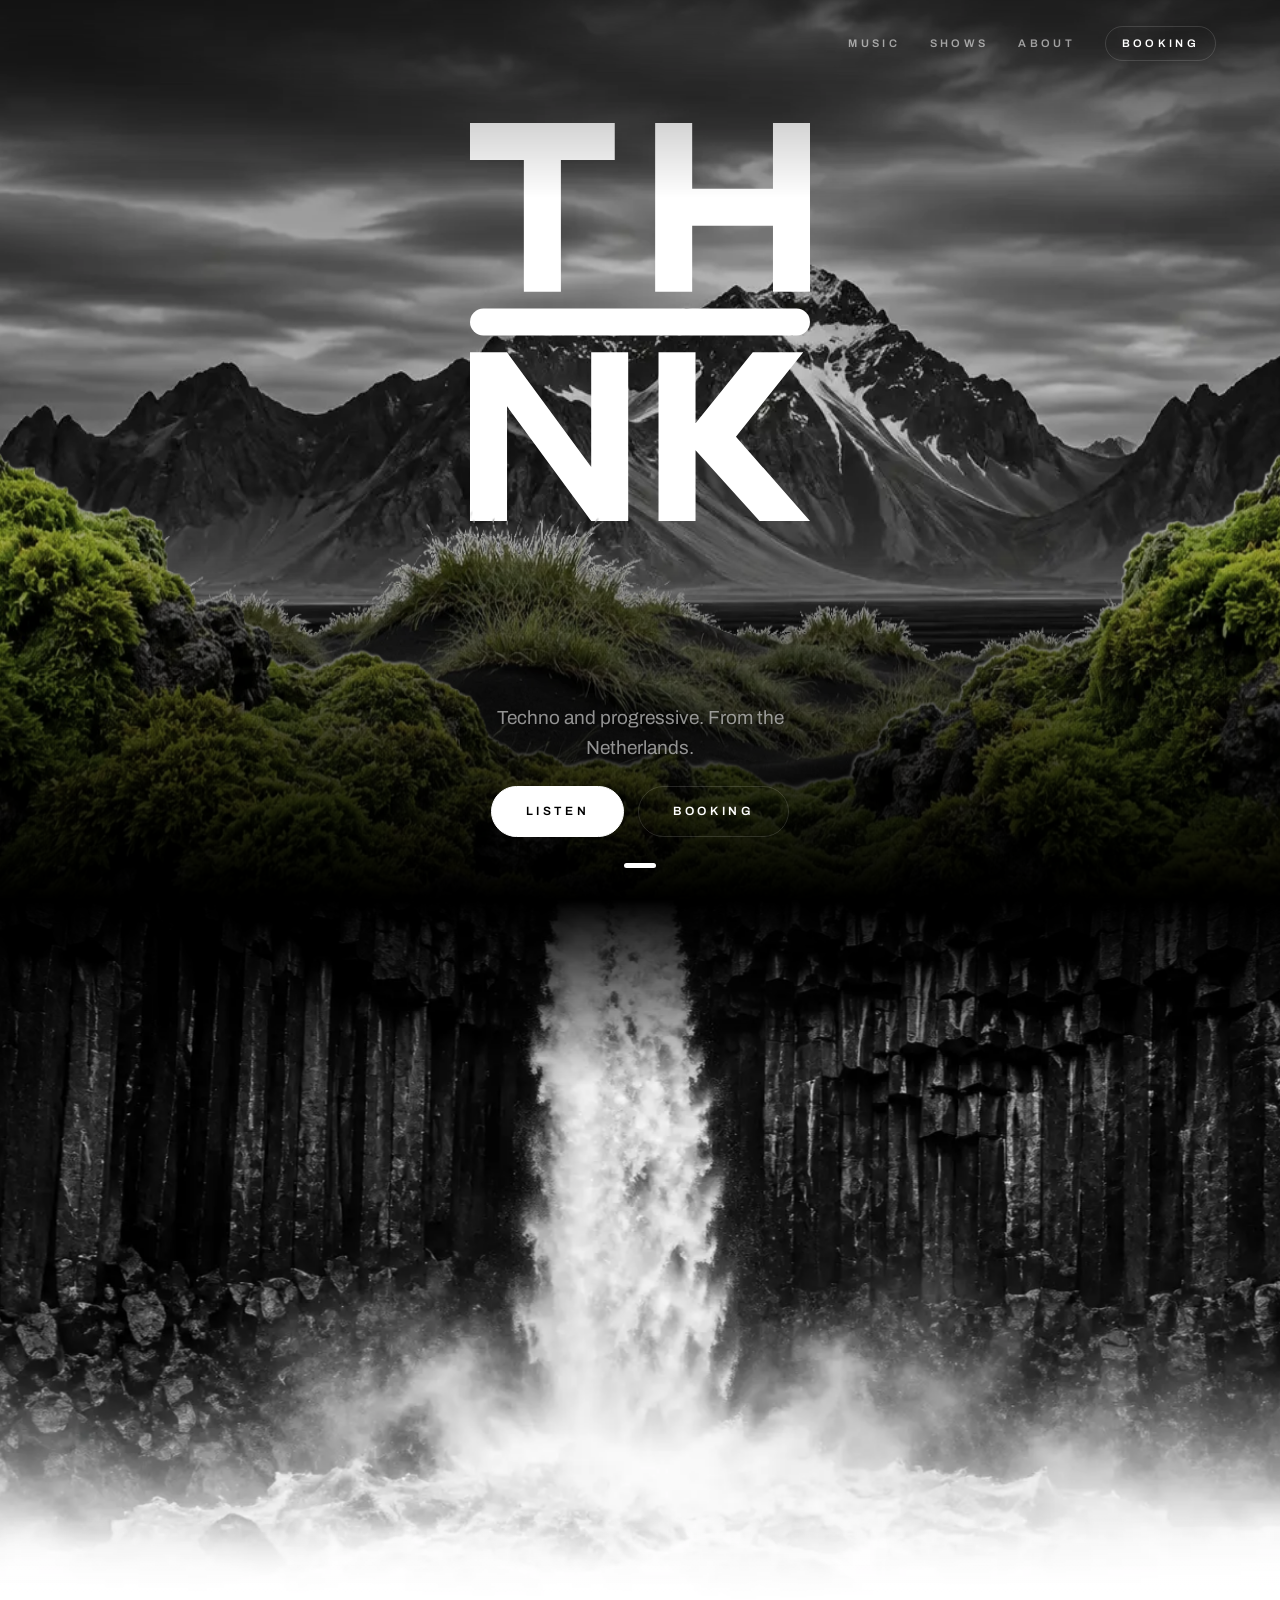
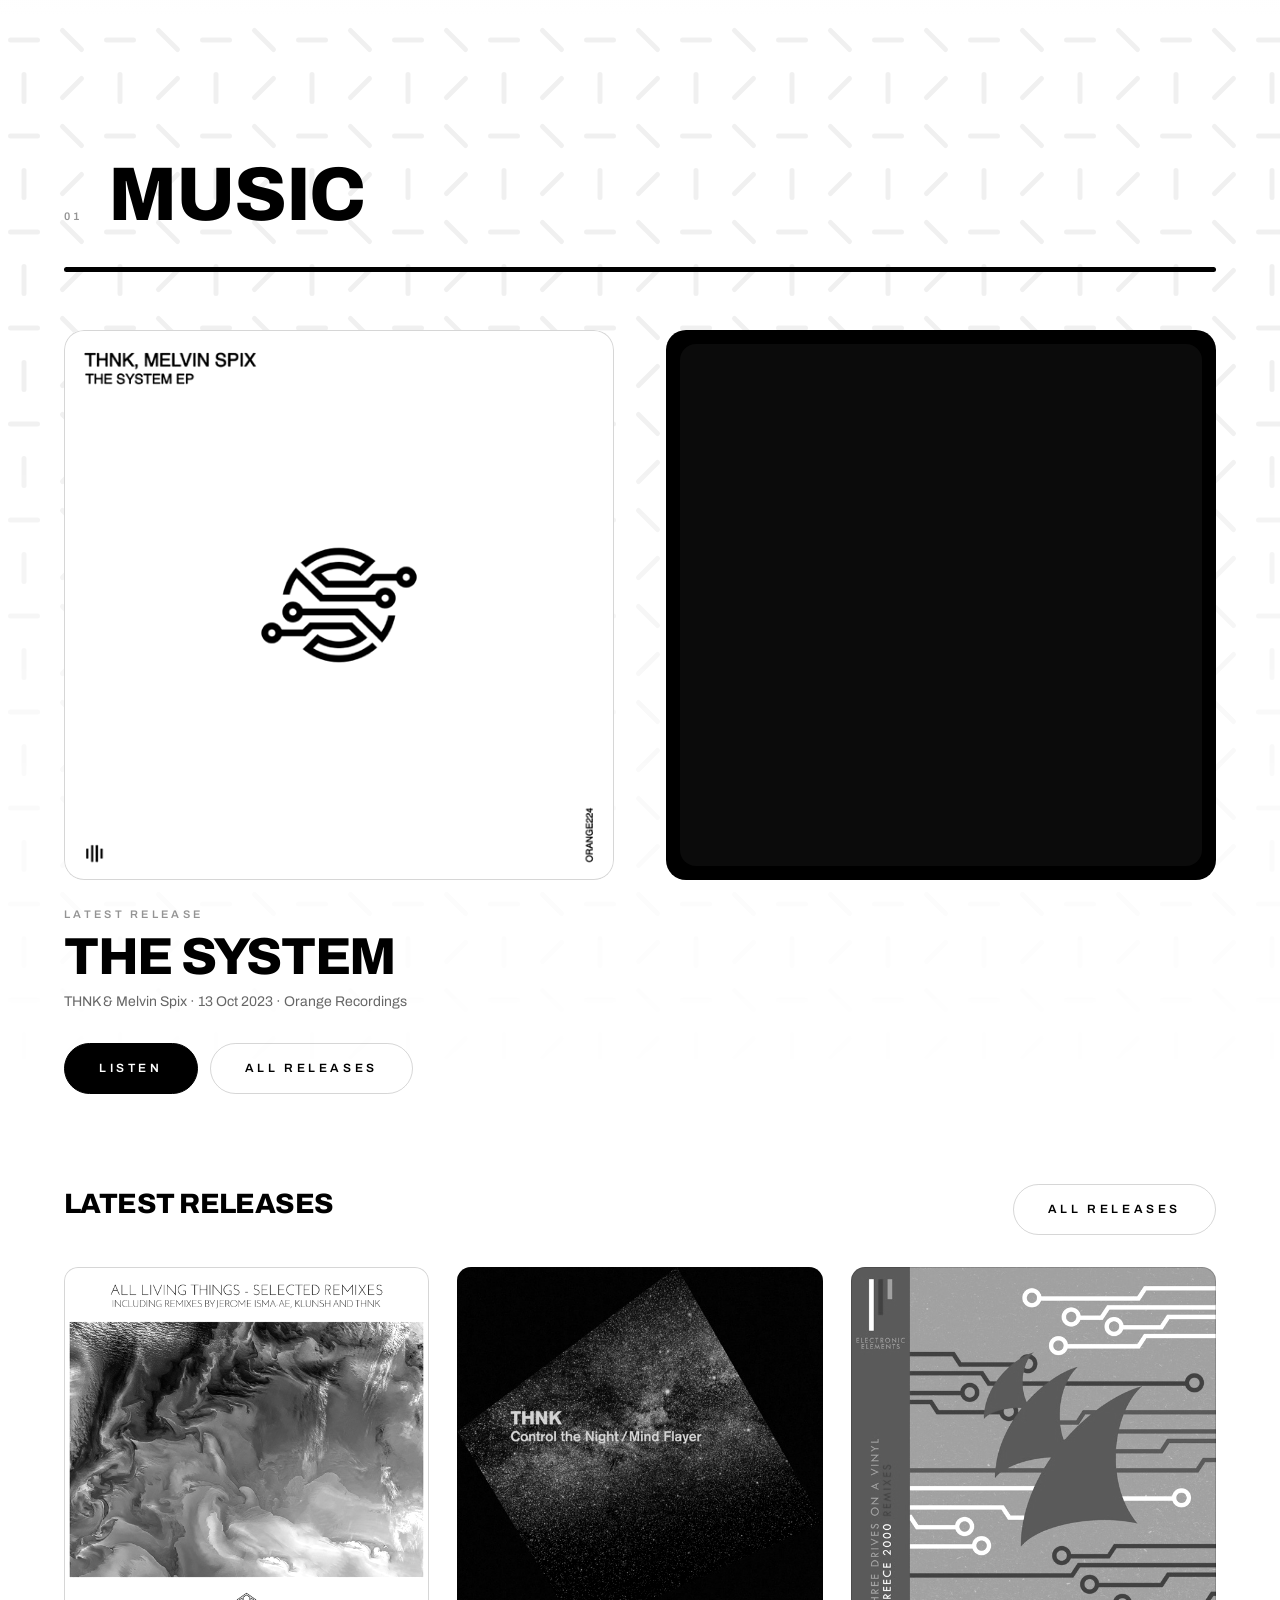
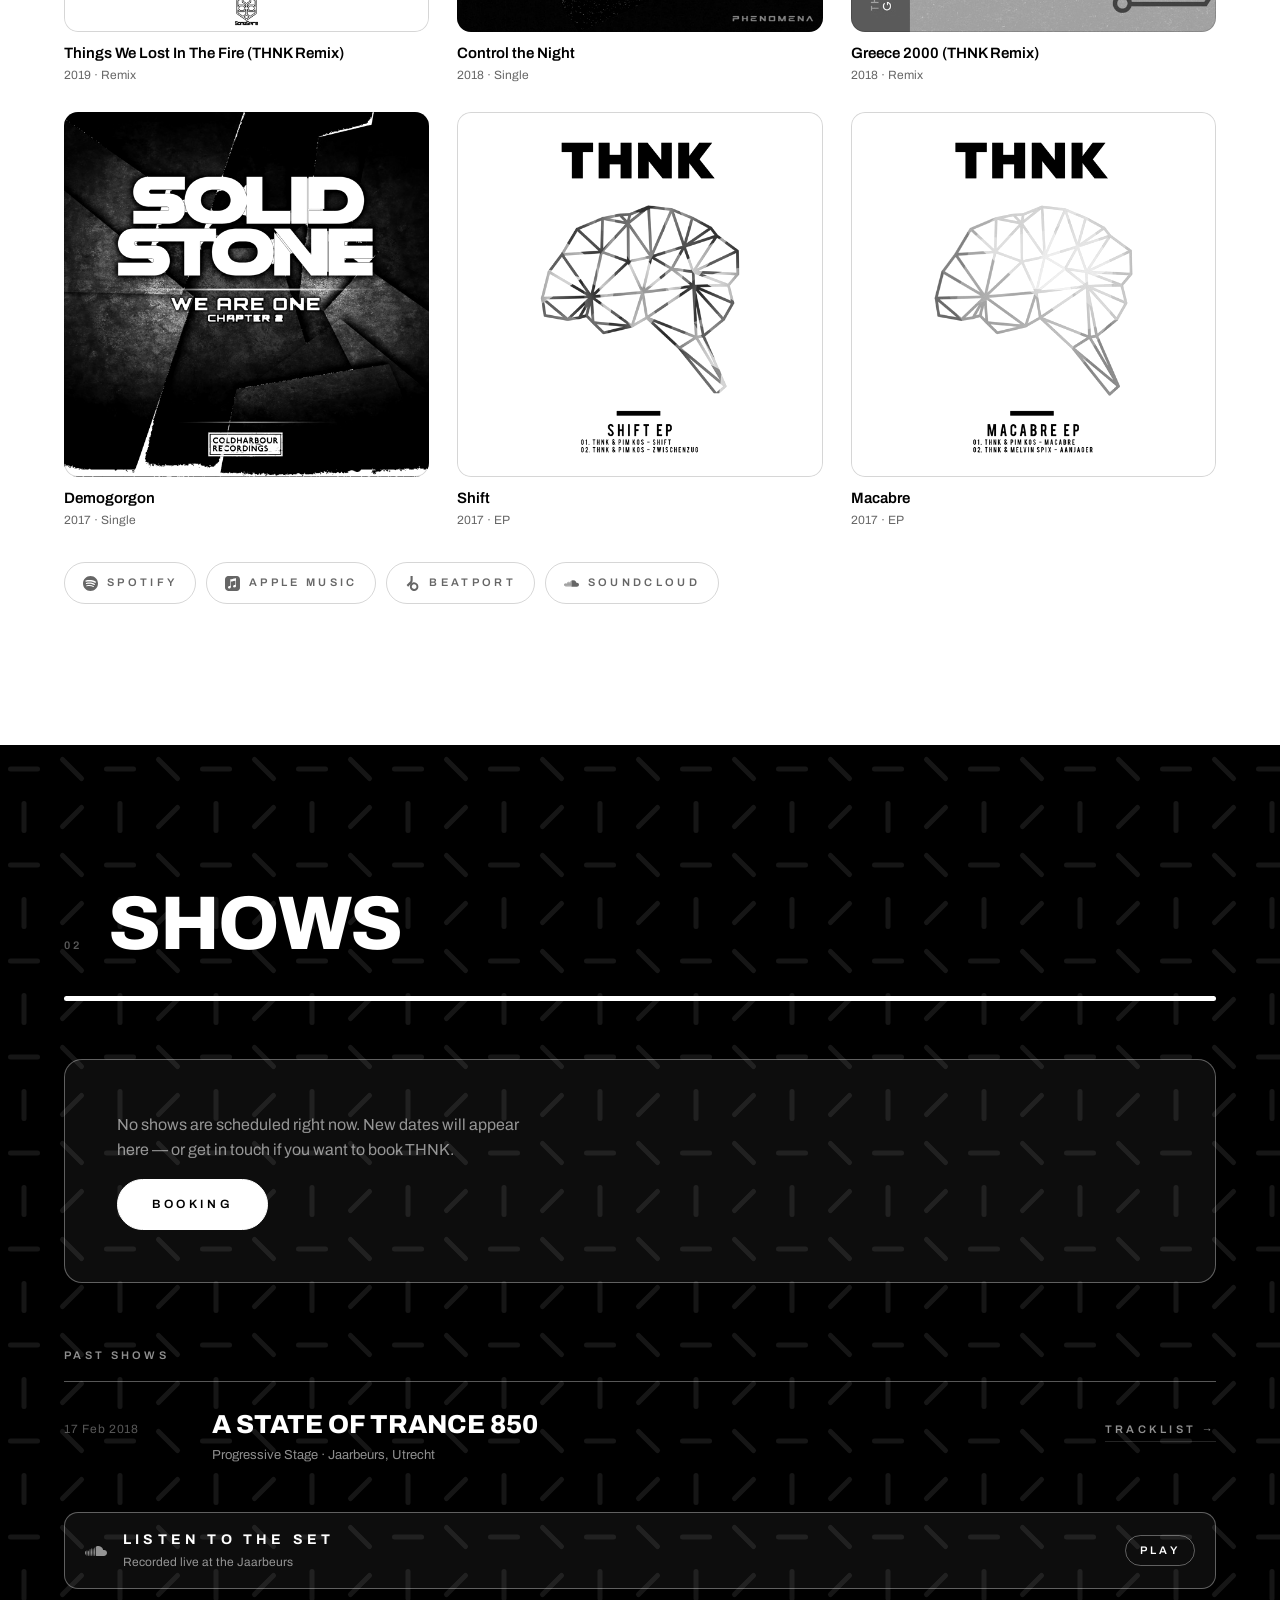
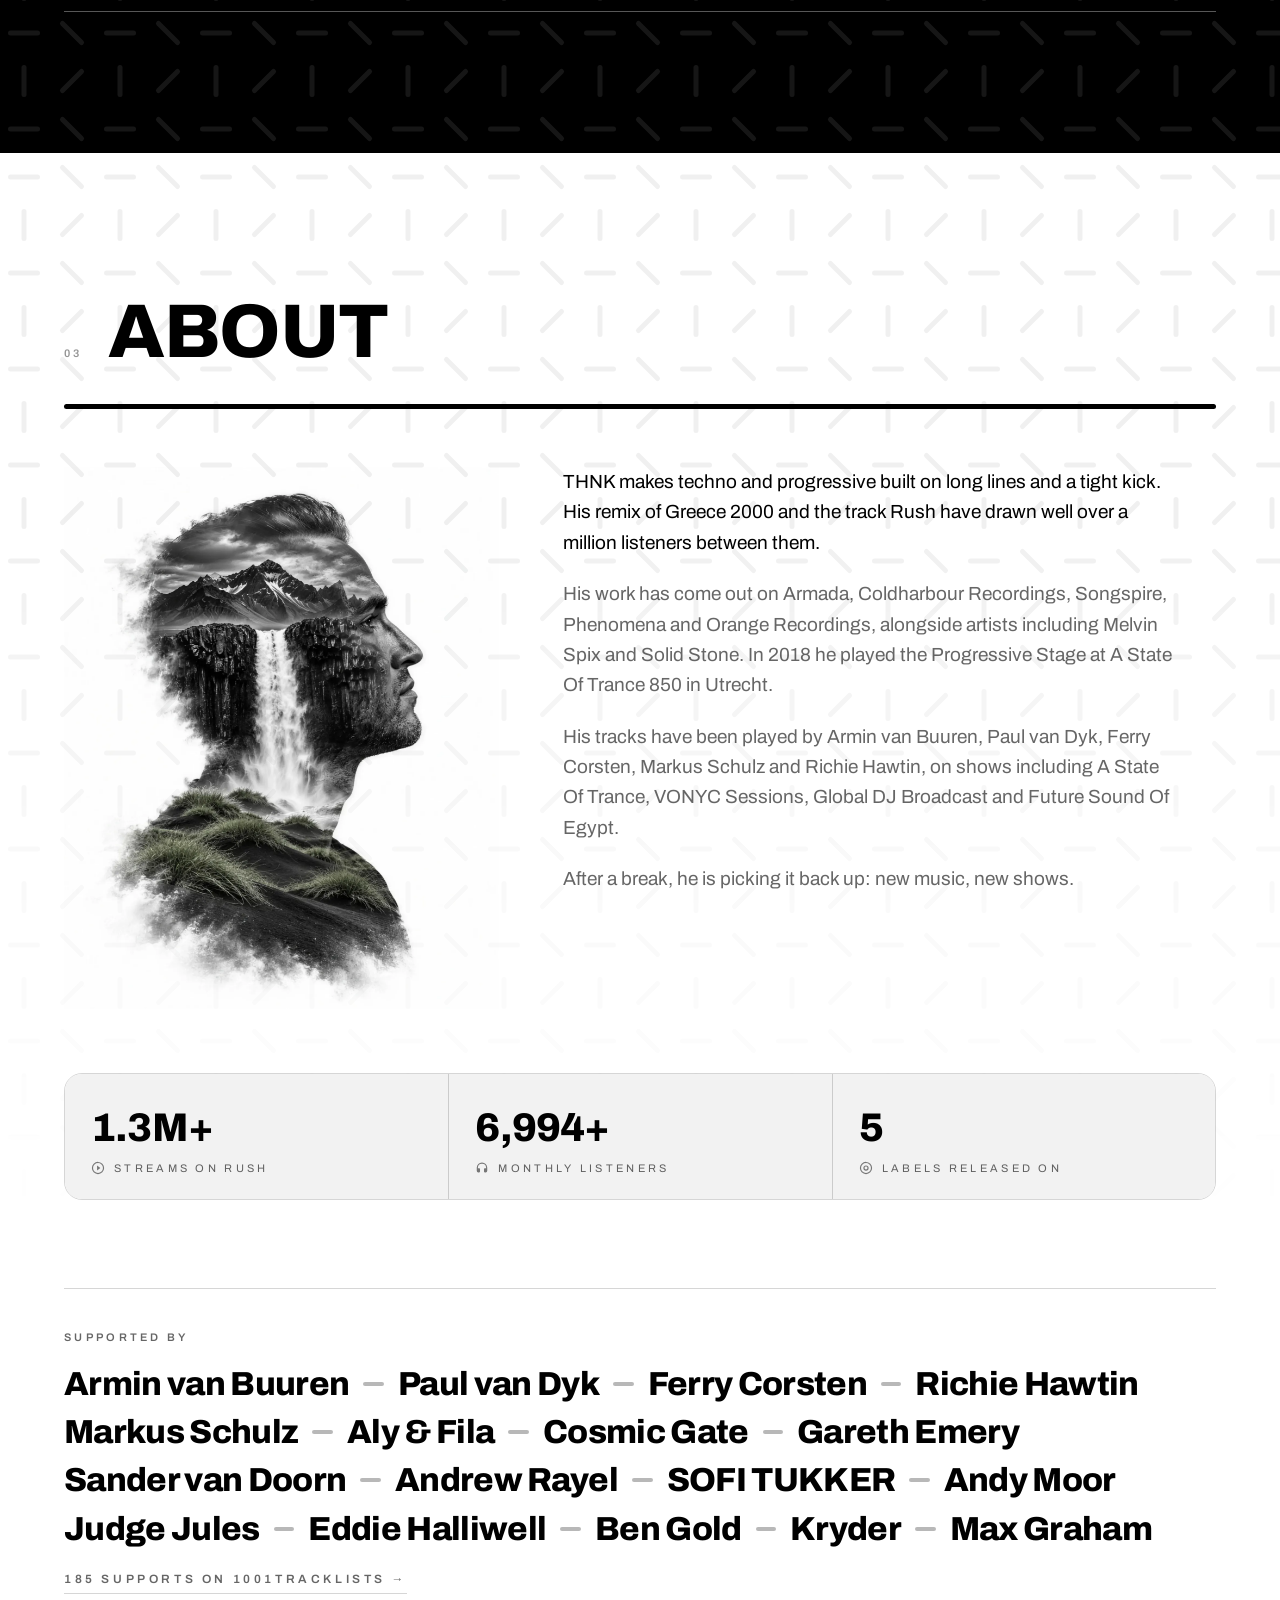
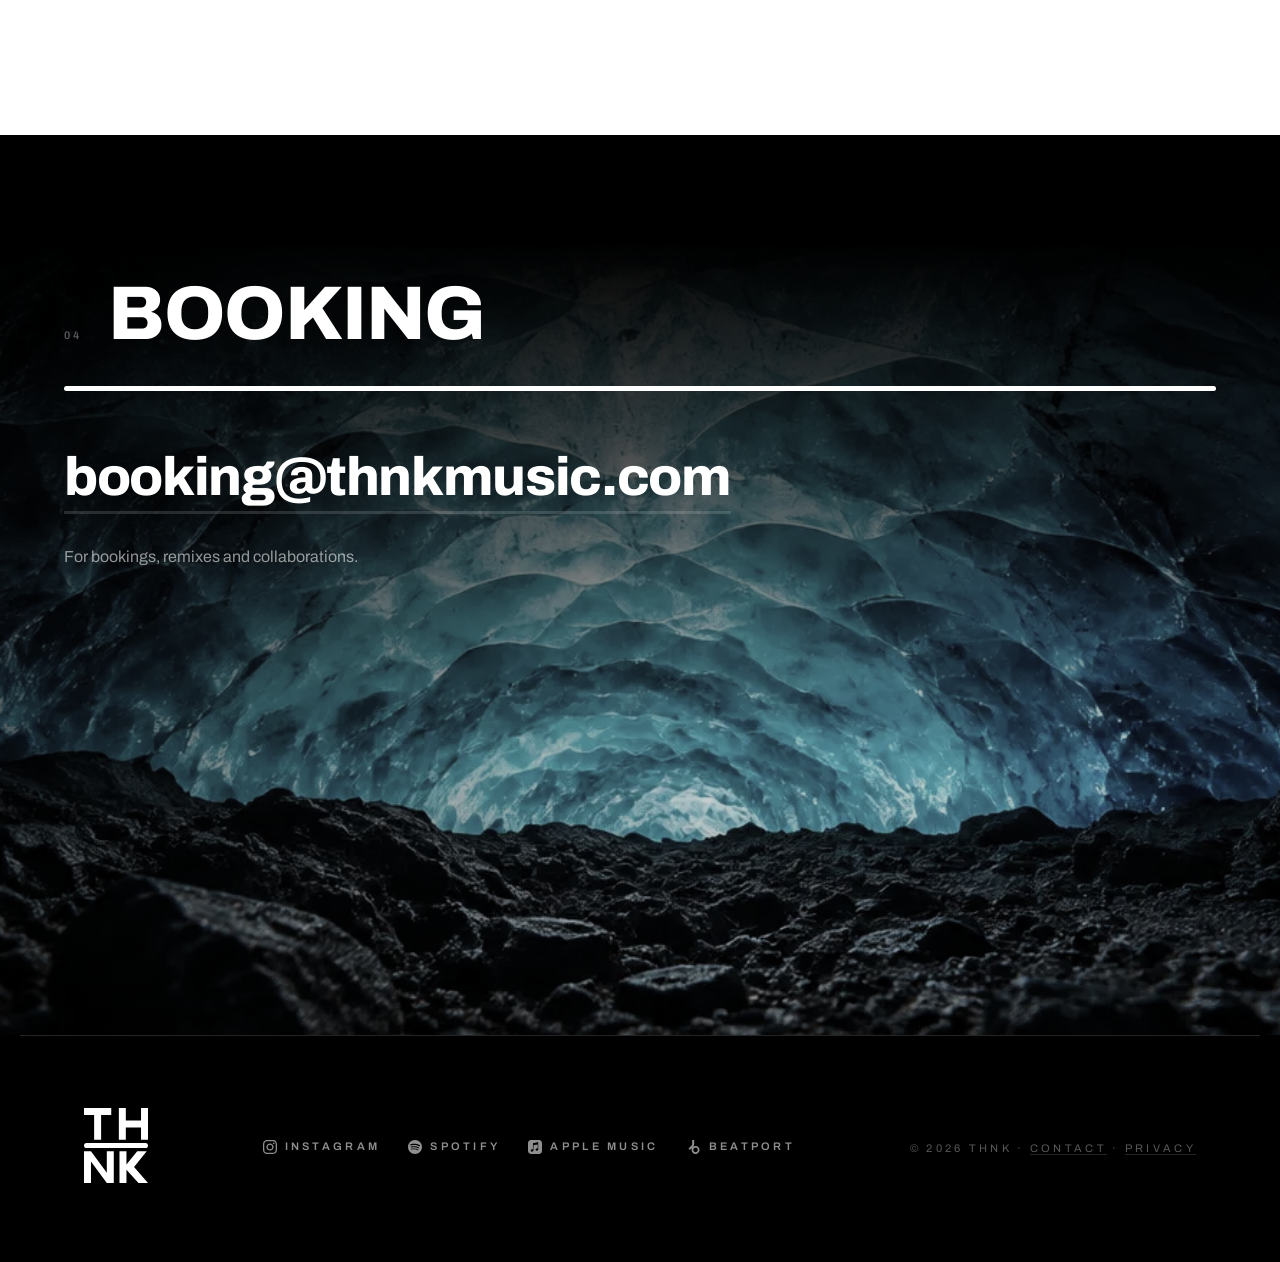
<file: site/index.html>
<!DOCTYPE html>
<html lang="en">
<head>
<meta charset="utf-8">
<meta name="viewport" content="width=device-width, initial-scale=1">
<title>THNK — Techno and Progressive DJ &amp; Producer</title>
<meta name="description" content="Techno and progressive DJ and producer from the Netherlands. Remixes of Greece 2000 and Zocalo, releases on Armada and Coldharbour, played by Armin van Buuren.">
<meta name="theme-color" content="#000000">

<!-- Social preview -->
<meta property="og:title" content="THNK — Techno and Progressive DJ &amp; Producer">
<meta property="og:description" content="Techno and progressive from the Netherlands. Releases, shows and bookings.">
<meta property="og:type" content="website">
<meta property="og:image" content="assets/og.png">

<!-- Eén vast adres voor deze pagina. Bij een eigen domein: hier aanpassen. -->
<link rel="canonical" href="https://thomv-flow8.github.io/THNK/">
<meta property="og:url" content="https://thomv-flow8.github.io/THNK/">

<link rel="icon" href="assets/favicon.png">
<link rel="apple-touch-icon" href="assets/apple-touch-icon.png">


<!-- Het logo is het eerste wat je ziet: alvast ophalen -->
<link rel="preload" as="image" href="assets/thnk-logo-wit.svg">

<!-- Zelf gehost lettertype: alvast ophalen -->
<link rel="preload" as="font" type="font/woff2" href="assets/fonts/archivo-latin.woff2" crossorigin>

<link rel="stylesheet" href="styles.css">
</head>
<body>

<a class="skip" href="#music">Skip to music</a>

<header class="bar" id="bar">
  <a class="bar__logo" href="#top" aria-label="THNK — back to top"></a>
  <nav class="bar__nav">
    <a href="#music">Music</a>
    <a href="#dates">Shows</a>
    <a href="#about">About</a>
    <a href="#booking" class="is-cta">Booking</a>
  </nav>
</header>

<main id="top">

  <!-- ---------------------------------------------------------- -->
  <!-- Hero: een IJslands landschap in lagen, van ver naar dichtbij.
       Elke laag schuift met een eigen snelheid mee (hero.js). -->
  <section class="hero" id="hero">
    <div class="hero__layer hero__mountain" aria-hidden="true"></div>
    <div class="hero__layer hero__mark"><h1 class="hero__logo" id="heroLogo">
        <img src="assets/thnk-logo-wit.svg" width="202" height="236" alt="">
        <span class="vh">THNK — techno and progressive</span>
      </h1></div>
    <div class="hero__layer hero__dunes" aria-hidden="true"></div>
    <div class="hero__layer hero__moss" aria-hidden="true"></div>
    <div class="hero__shade" aria-hidden="true"></div>
    <div class="hero__front">
      <p class="hero__tagline" id="tagline"></p>
      <div class="hero__actions">
        <a class="btn btn--solid" href="#music">Listen</a>
        <a class="btn" href="#booking">Booking</a>
      </div>
    </div>
    <!-- Het streepje uit het logo zakt en lost op: er is meer onder de
         hero. Het is een link, dus klikken brengt je er ook. Zodra je
         scrolt verdwijnt het (hero.js). -->
    <a class="scroll" href="#music" aria-label="Scroll to the music">
      <span class="scroll__pill" aria-hidden="true"></span>
    </a>
  </section>

  <!-- Overgang hero → Music: een waterval tussen basaltkolommen. Bovenin
       zwart gesteente (sluit aan op de hero), onderin wit schuim dat
       overgaat in de witte Music-sectie. -->
  <div class="flow" id="flow" aria-hidden="true"><div class="flow__img"></div></div>

  <!-- Secties wisselen om: zwart, wit, zwart, wit. De klasse is-light
       keert alle kleurvariabelen binnen die sectie om. -->

  <!-- ---------------------------------------------------------- -->
  <section class="sec is-light" id="music">
    <div class="sec__in">
      <div class="sec__head">
        <span class="sec__num">01</span>
        <h2 class="sec__title">Music</h2>
      </div>
      <div class="rule" aria-hidden="true"></div>

      <div class="music">
        <div class="feature" id="feature"></div>
        <div class="music__player" id="player"></div>
      </div>

      <div class="latest">
        <div class="latest__head">
          <h3 class="latest__title">Latest releases</h3>
          <a class="btn" href="music.html">All releases</a>
        </div>
        <ul class="covers" id="latest"></ul>
        <div class="platforms" id="platforms"></div>
      </div>
    </div>
  </section>

  <!-- ---------------------------------------------------------- -->
  <section class="sec" data-pattern id="dates">
    <div class="sec__in">
      <div class="sec__head">
        <span class="sec__num">02</span>
        <h2 class="sec__title">Shows</h2>
      </div>
      <div class="rule" aria-hidden="true"></div>
      <div id="dateList"></div>
    </div>
  </section>

  <!-- ---------------------------------------------------------- -->
  <section class="sec is-light" id="about">
    <div class="sec__in">
      <div class="sec__head">
        <span class="sec__num">03</span>
        <h2 class="sec__title">About</h2>
      </div>
      <div class="rule" aria-hidden="true"></div>
      <div class="about" id="about-body"></div>
    </div>
  </section>

  <!-- ---------------------------------------------------------- -->
  <!-- Booking: onderin een IJslandse ijsgrot als achtergrond -->
  <section class="sec sec--cave" id="booking">
    <div class="cave" aria-hidden="true"></div>
    <div class="sec__in">
      <div class="sec__head">
        <span class="sec__num">04</span>
        <h2 class="sec__title">Booking</h2>
      </div>
      <div class="rule" aria-hidden="true"></div>
      <div class="booking" id="booking-body"></div>
    </div>
  </section>

</main>

<footer class="foot">
  <div class="foot__logo" id="footLogo"></div>
  <ul class="foot__social" id="socials"></ul>
  <p class="foot__legal">&copy; <span id="year"></span> THNK · <a href="contact.html">Contact</a> · <a href="privacy.html">Privacy</a></p>
</footer>

<script defer src="assets/brand-icons.js"></script>
<script defer src="content.js"></script>
<script defer src="releases.js"></script>
<script defer src="app.js"></script>
<script defer src="hero.js"></script>
</body>
</html>
</file>
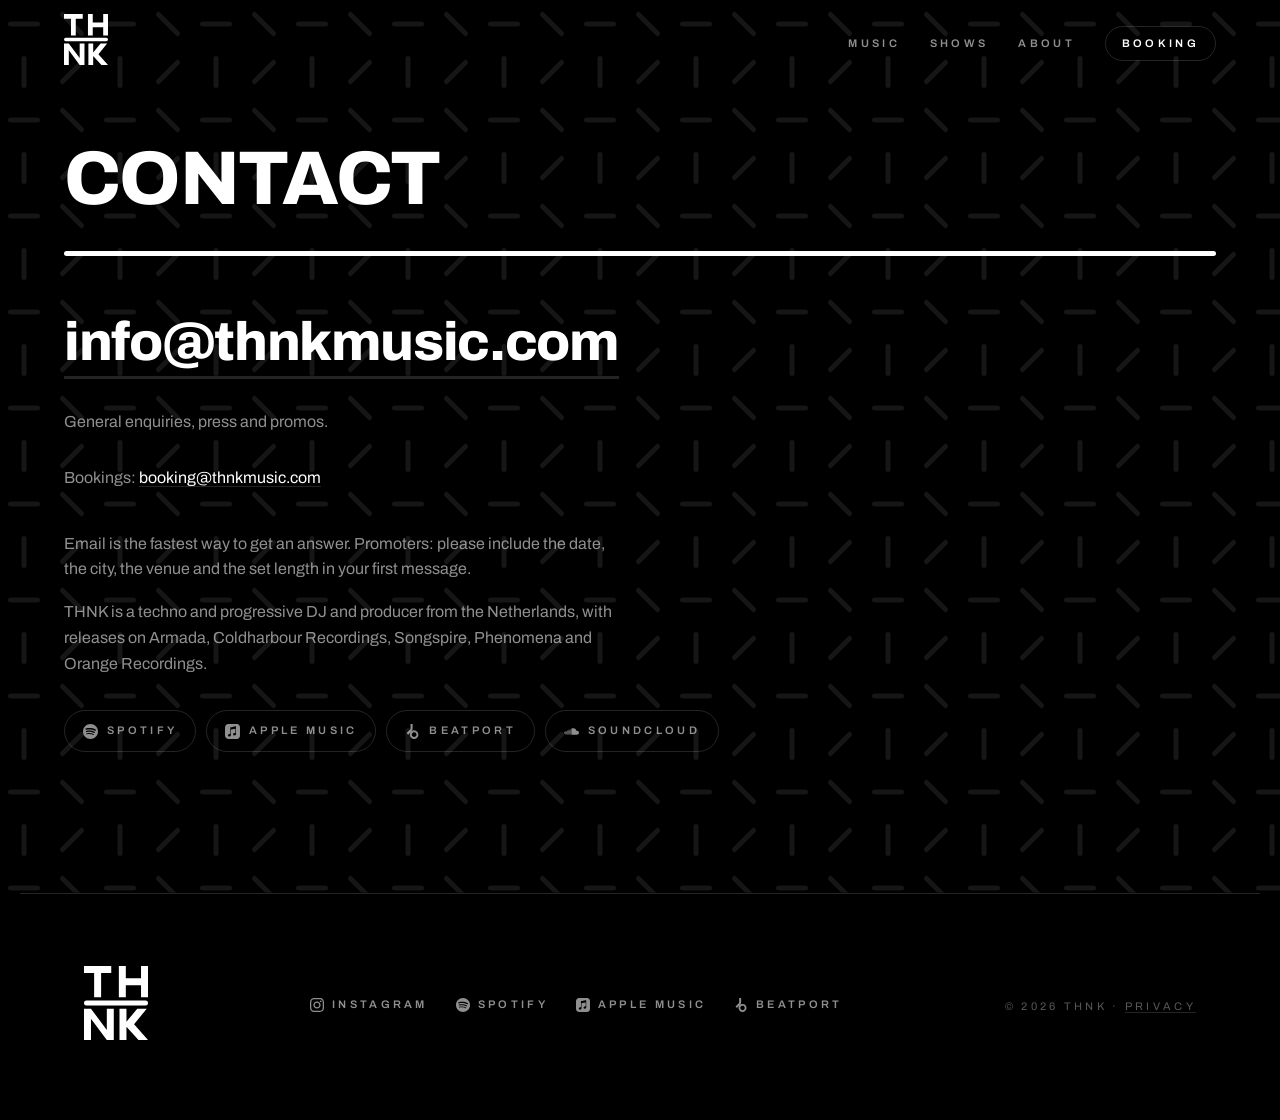
<file: site/contact.html>
<!DOCTYPE html>
<html lang="en">
<head>
<meta charset="utf-8">
<meta name="viewport" content="width=device-width, initial-scale=1">
<title>Contact — THNK | Bookings, Remixes and Collaborations</title>
<meta name="description" content="Get in touch with THNK for bookings, remixes and collaborations. Email, Instagram, Spotify, Apple Music, Beatport and SoundCloud.">
<meta name="theme-color" content="#000000">

<meta property="og:title" content="Contact — THNK">
<meta property="og:description" content="Bookings, remixes and collaborations.">
<meta property="og:type" content="website">
<meta property="og:image" content="assets/og.png">

<link rel="canonical" href="https://thomv-flow8.github.io/THNK/contact.html">
<meta property="og:url" content="https://thomv-flow8.github.io/THNK/contact.html">

<link rel="icon" href="assets/favicon.png">
<link rel="apple-touch-icon" href="assets/apple-touch-icon.png">


<!-- Zelf gehost lettertype: alvast ophalen -->
<link rel="preload" as="font" type="font/woff2" href="assets/fonts/archivo-latin.woff2" crossorigin>

<link rel="stylesheet" href="styles.css">
</head>
<body class="is-page">

<a class="skip" href="#contact">Skip to contact</a>

<header class="bar" id="bar">
  <a class="bar__logo" href="./" aria-label="THNK — home"></a>
  <nav class="bar__nav">
    <a href="music.html">Music</a>
    <a href="./#dates">Shows</a>
    <a href="./#about">About</a>
    <a href="./#booking" class="is-cta">Booking</a>
  </nav>
</header>

<main>
  <section class="sec" data-pattern id="contact">
    <div class="sec__in">
      <div class="sec__head">
        <h1 class="sec__title">Contact</h1>
      </div>
      <div class="rule" aria-hidden="true"></div>

      <div class="booking" id="contact-body"></div>

      <div class="page__text">
        <p>Email is the fastest way to get an answer. Promoters: please include the
           date, the city, the venue and the set length in your first message.</p>
        <p>THNK is a techno and progressive DJ and producer from the Netherlands,
           with releases on Armada, Coldharbour Recordings, Songspire, Phenomena
           and Orange Recordings.</p>
      </div>

      <div class="platforms" id="platforms"></div>
    </div>
  </section>
</main>

<footer class="foot">
  <div class="foot__logo" id="footLogo"></div>
  <ul class="foot__social" id="socials"></ul>
  <p class="foot__legal">&copy; <span id="year"></span> THNK · <a href="privacy.html">Privacy</a></p>
</footer>

<script defer src="assets/brand-icons.js"></script>
<script defer src="content.js"></script>
<script defer src="releases.js"></script>
<script defer src="app.js"></script>
</body>
</html>
</file>
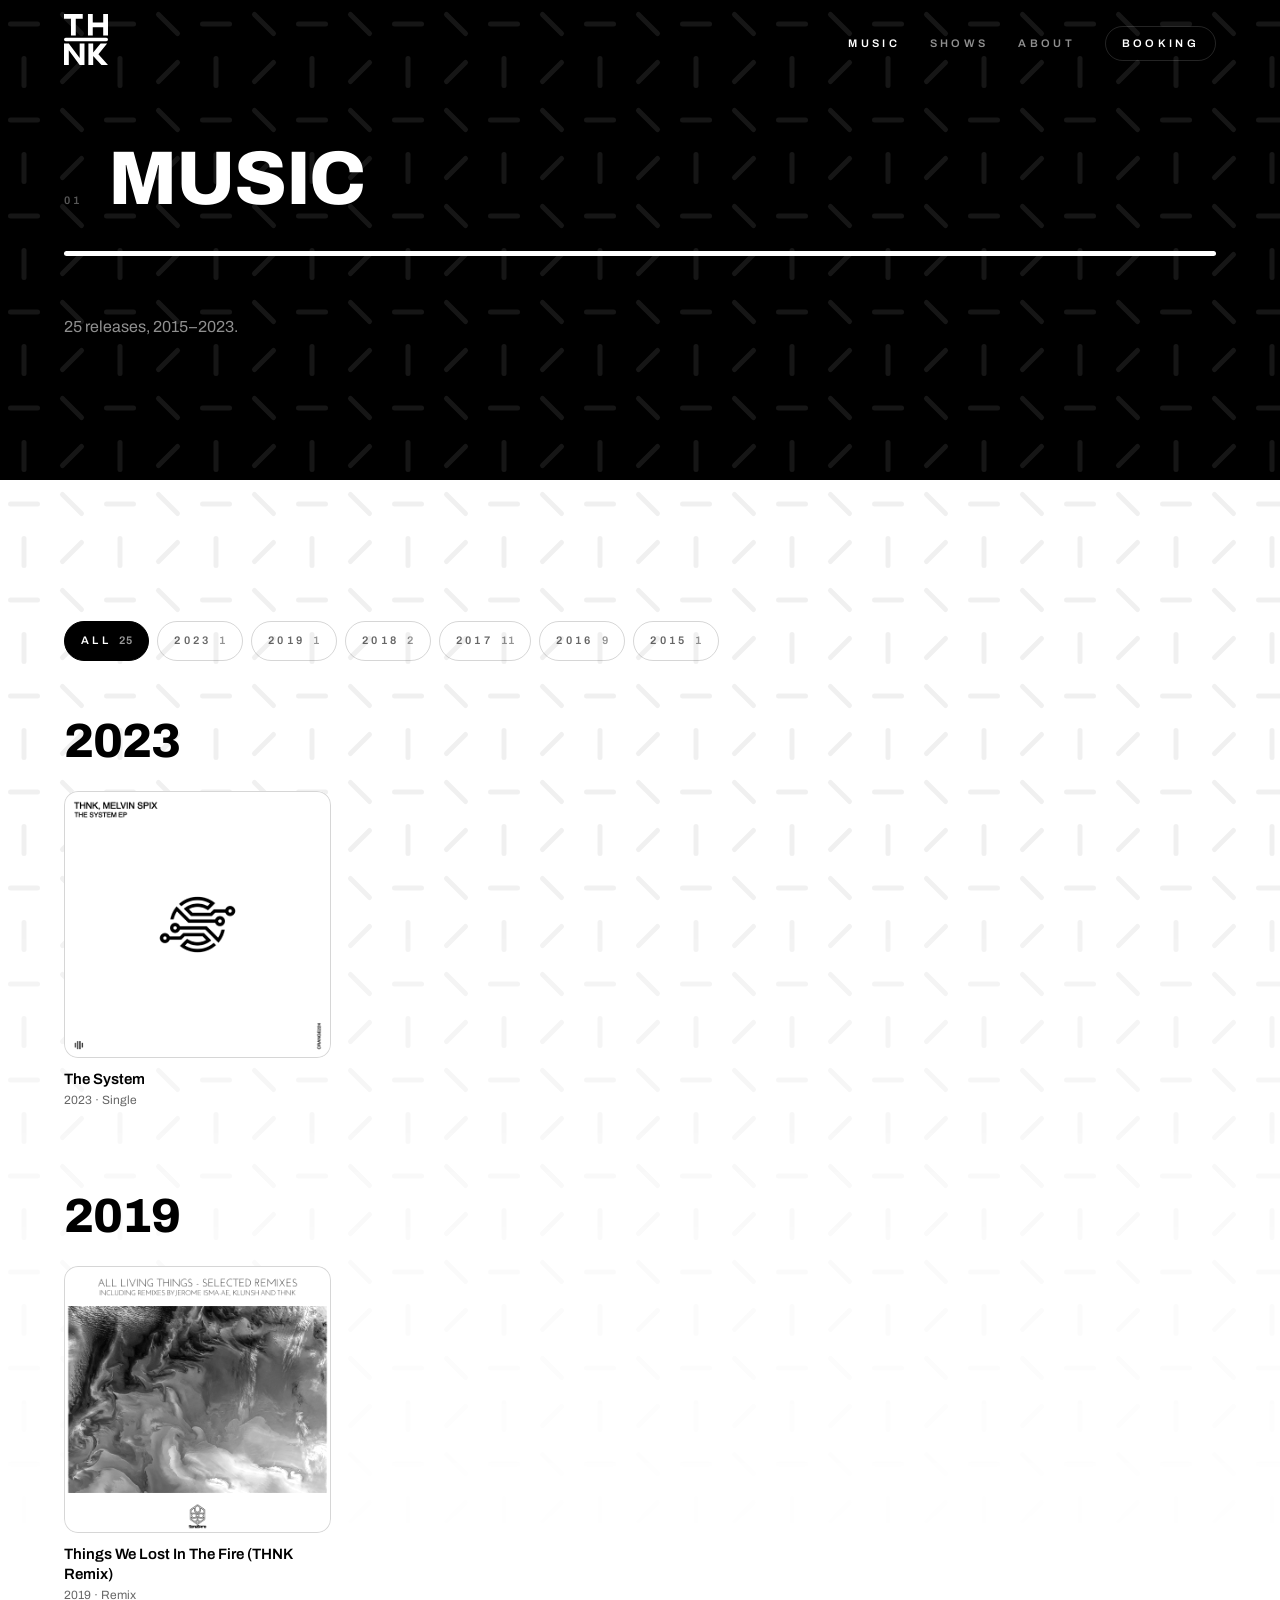
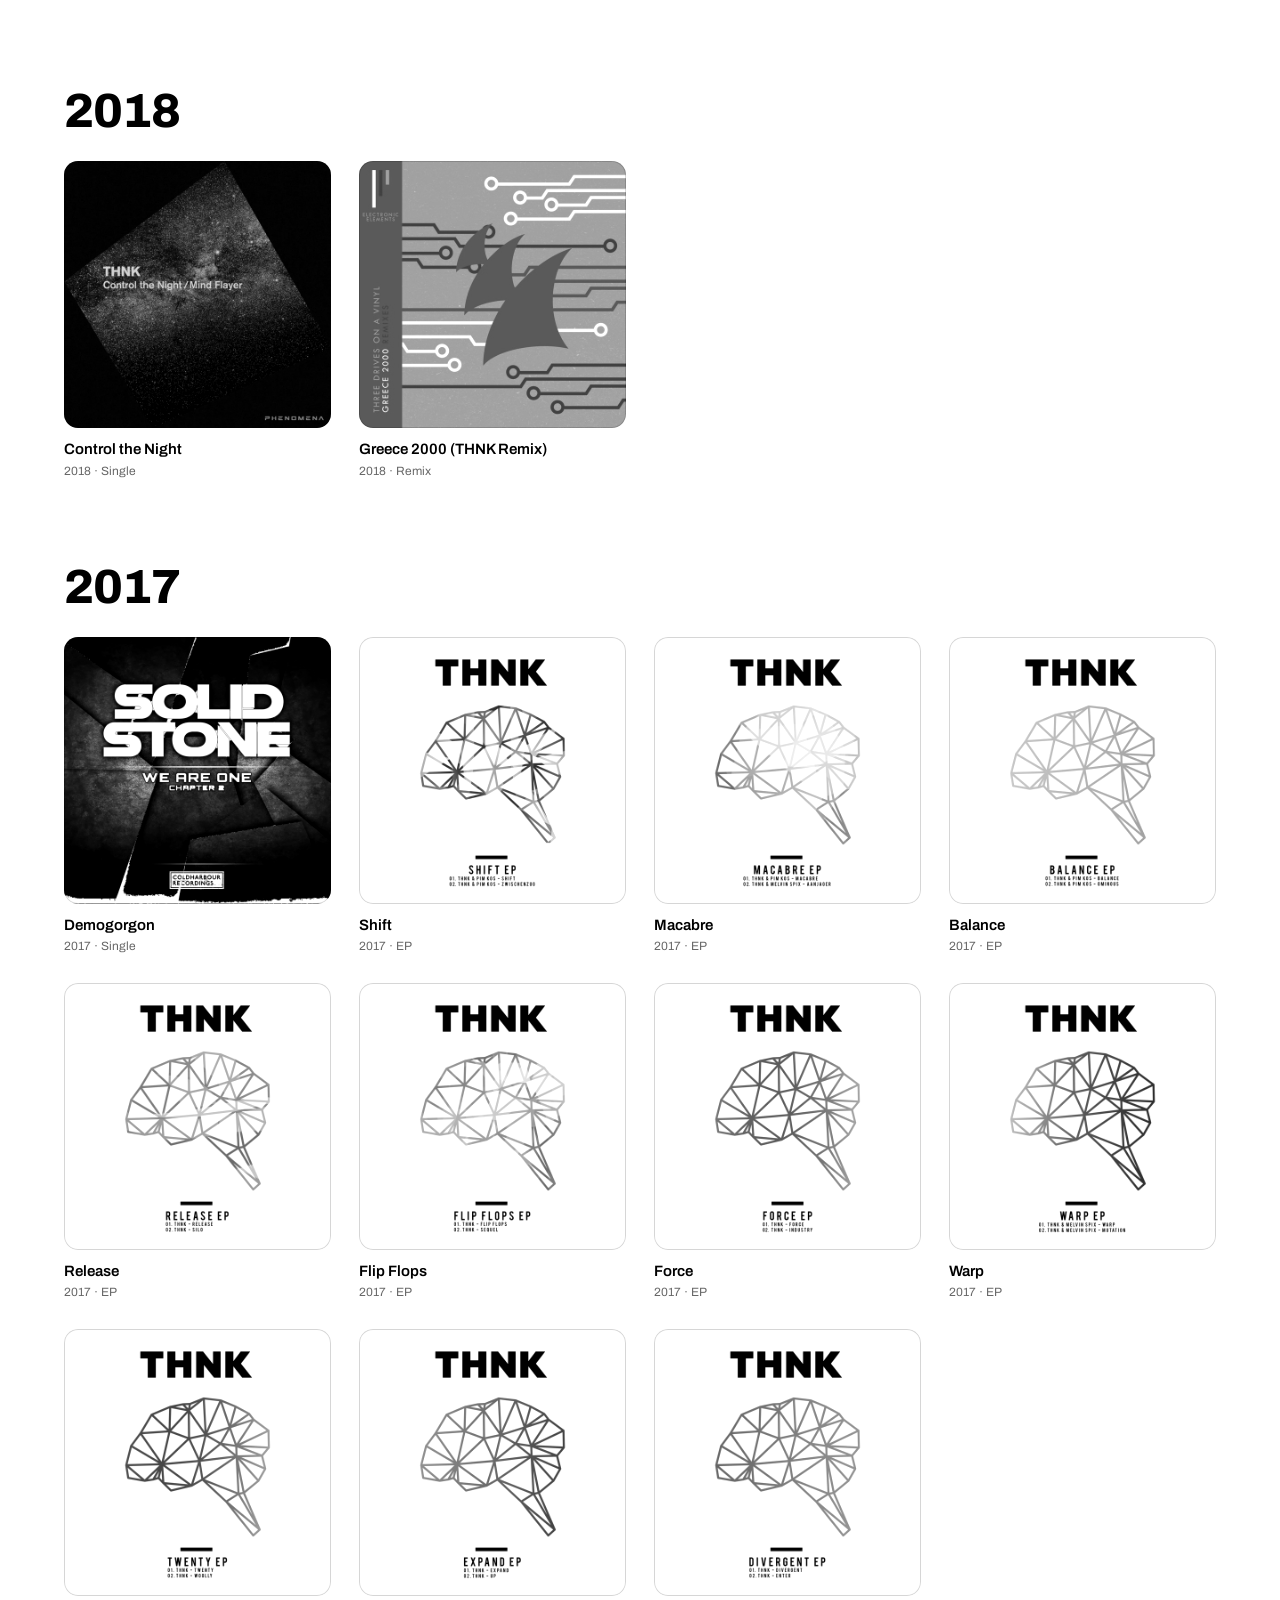
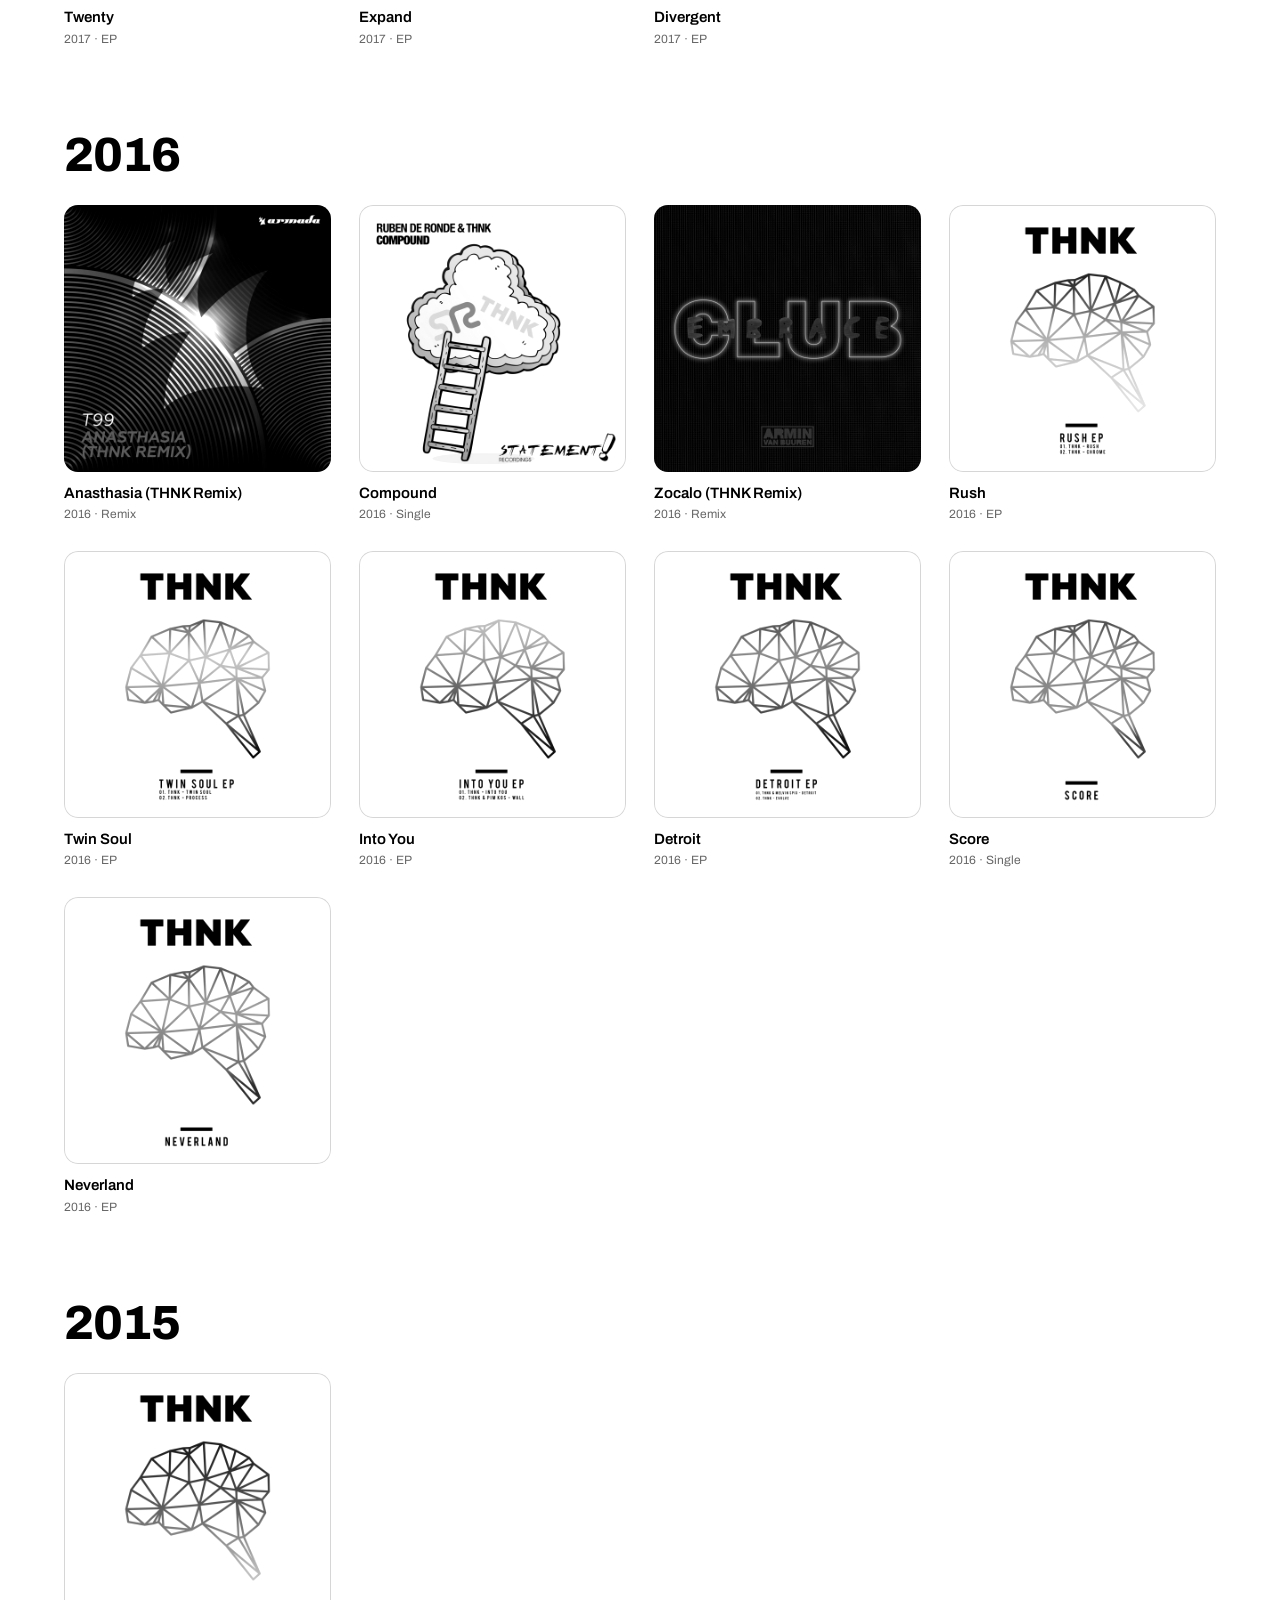
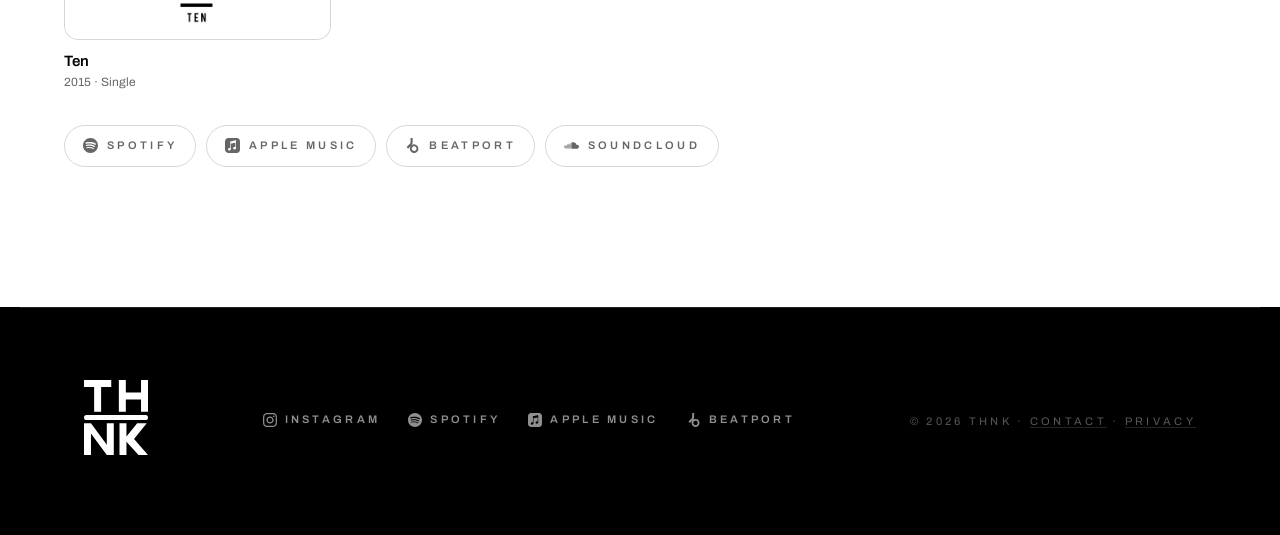
<file: site/music.html>
<!DOCTYPE html>
<html lang="en">
<head>
<meta charset="utf-8">
<meta name="viewport" content="width=device-width, initial-scale=1">
<title>Music — All Releases by THNK | Techno and Progressive</title>
<meta name="description" content="Every release by THNK: EPs, singles and remixes on Armada, Coldharbour, Songspire, Phenomena and Orange Recordings. Filter by year and listen on Spotify.">
<meta name="theme-color" content="#000000">

<meta property="og:title" content="Music — All Releases by THNK">
<meta property="og:description" content="Every EP, single and remix by THNK, from 2015 to now.">
<meta property="og:type" content="website">
<meta property="og:image" content="assets/og.png">

<link rel="canonical" href="https://thomv-flow8.github.io/THNK/music.html">
<meta property="og:url" content="https://thomv-flow8.github.io/THNK/music.html">

<link rel="icon" href="assets/favicon.png">
<link rel="apple-touch-icon" href="assets/apple-touch-icon.png">


<!-- Zelf gehost lettertype: alvast ophalen -->
<link rel="preload" as="font" type="font/woff2" href="assets/fonts/archivo-latin.woff2" crossorigin>

<link rel="stylesheet" href="styles.css">
</head>
<body class="is-page">

<a class="skip" href="#disco">Skip to releases</a>

<header class="bar" id="bar">
  <a class="bar__logo" href="./" aria-label="THNK — home"></a>
  <nav class="bar__nav">
    <a href="music.html" aria-current="page">Music</a>
    <a href="./#dates">Shows</a>
    <a href="./#about">About</a>
    <a href="./#booking" class="is-cta">Booking</a>
  </nav>
</header>

<main>

  <section class="sec" data-pattern>
    <div class="sec__in">
      <div class="sec__head">
        <span class="sec__num">01</span>
        <h1 class="sec__title">Music</h1>
      </div>
      <div class="rule" aria-hidden="true"></div>
      <p class="disco__intro" id="discoCount"></p>
    </div>
  </section>

  <section class="sec is-light disco">
    <div class="sec__in">
      <div class="filters" id="filters" role="group" aria-label="Filter releases by year"></div>
      <div id="disco"></div>
      <div class="platforms" id="platforms"></div>
    </div>
  </section>

</main>

<footer class="foot">
  <div class="foot__logo" id="footLogo"></div>
  <ul class="foot__social" id="socials"></ul>
  <p class="foot__legal">&copy; <span id="year"></span> THNK · <a href="contact.html">Contact</a> · <a href="privacy.html">Privacy</a></p>
</footer>

<script defer src="assets/brand-icons.js"></script>
<script defer src="content.js"></script>
<script defer src="releases.js"></script>
<script defer src="app.js"></script>
</body>
</html>
</file>
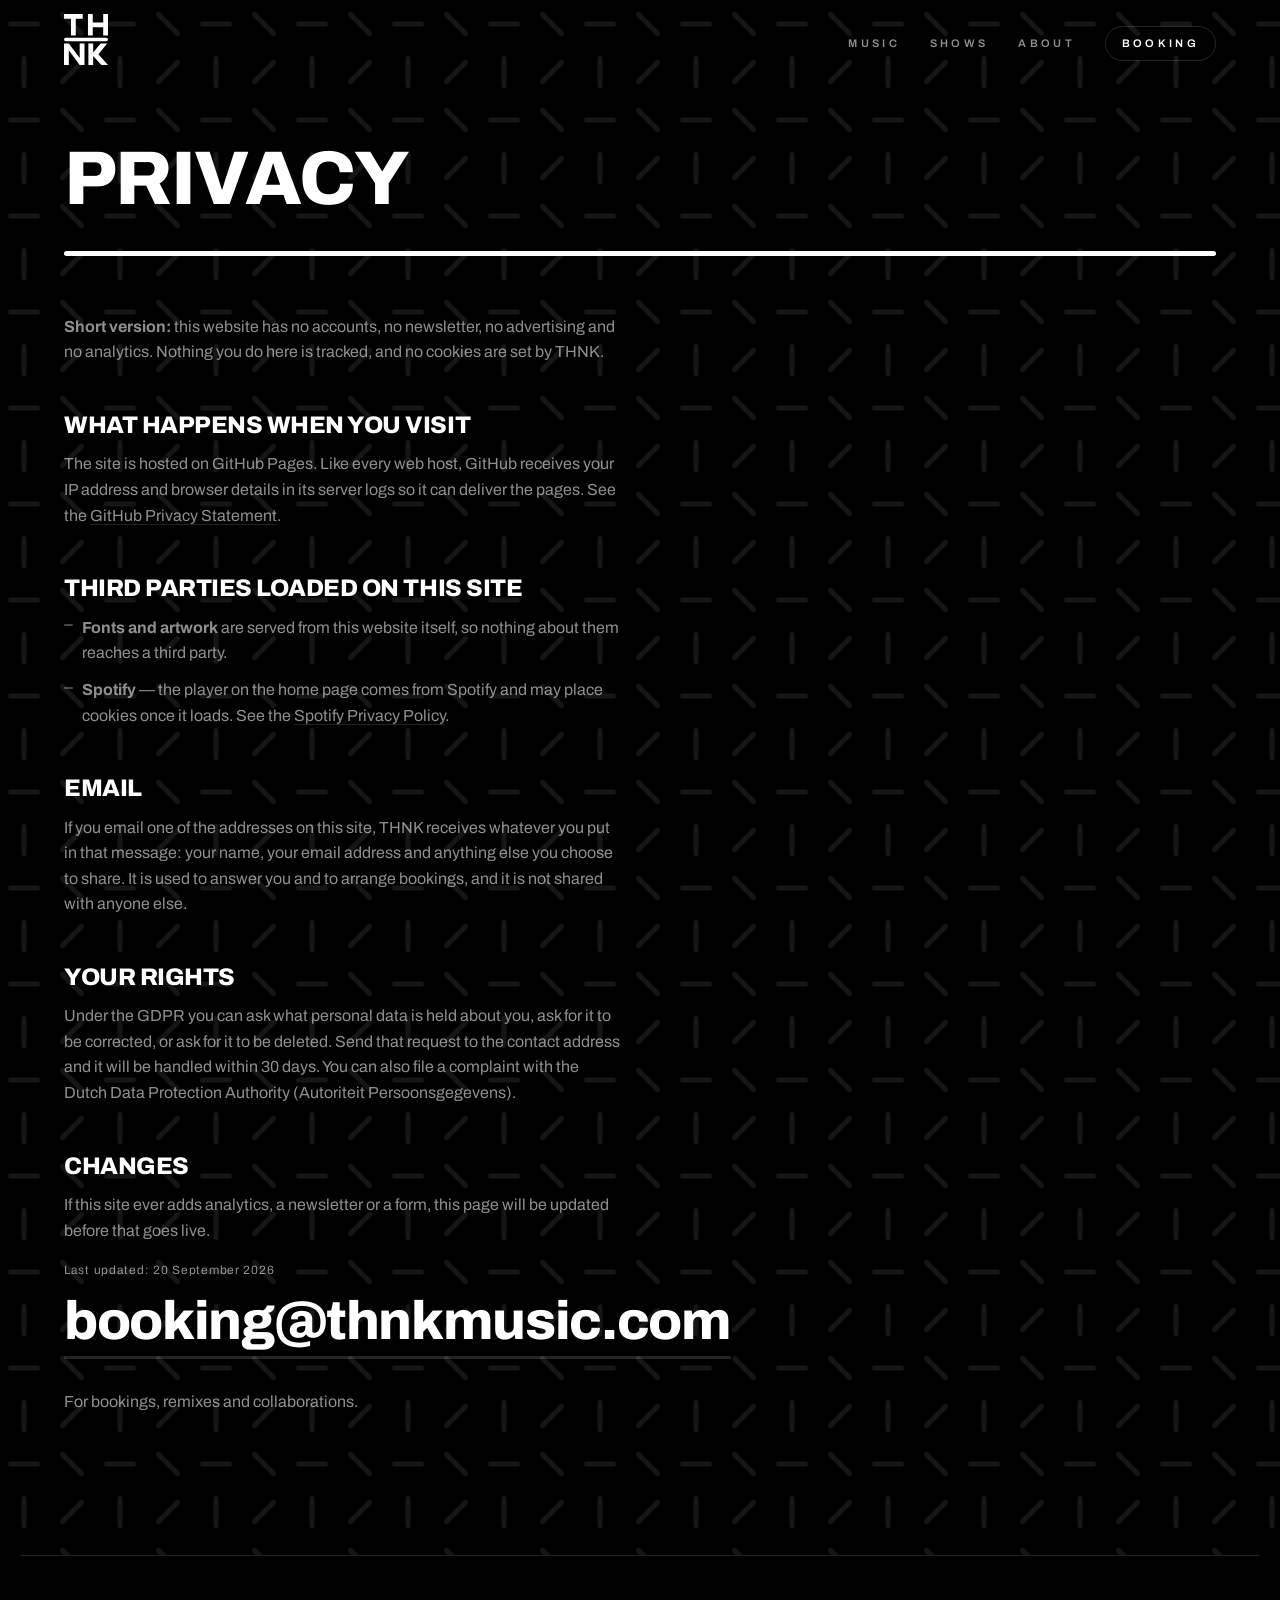
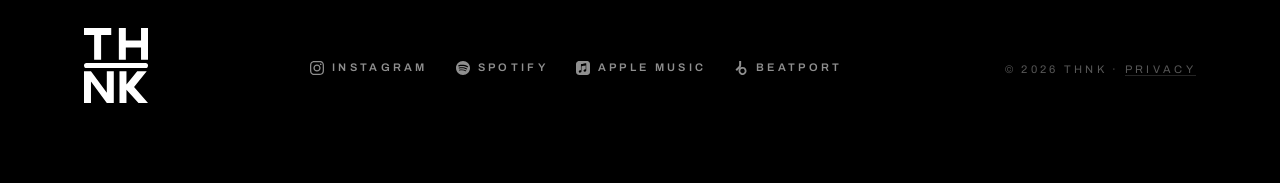
<file: site/privacy.html>
<!DOCTYPE html>
<html lang="en">
<head>
<meta charset="utf-8">
<meta name="viewport" content="width=device-width, initial-scale=1">
<title>Privacy Policy — THNK | What This Website Stores</title>
<meta name="description" content="Privacy policy for THNK: what this website stores, which third parties are loaded (GitHub Pages and the Spotify player) and how to reach THNK about your data.">
<meta name="theme-color" content="#000000">

<meta property="og:title" content="Privacy Policy — THNK">
<meta property="og:description" content="What this website stores and which third parties are loaded.">
<meta property="og:type" content="website">
<meta property="og:image" content="assets/og.png">

<link rel="canonical" href="https://thomv-flow8.github.io/THNK/privacy.html">
<meta property="og:url" content="https://thomv-flow8.github.io/THNK/privacy.html">

<link rel="icon" href="assets/favicon.png">
<link rel="apple-touch-icon" href="assets/apple-touch-icon.png">


<!-- Zelf gehost lettertype: alvast ophalen -->
<link rel="preload" as="font" type="font/woff2" href="assets/fonts/archivo-latin.woff2" crossorigin>

<link rel="stylesheet" href="styles.css">
</head>
<body class="is-page">

<a class="skip" href="#privacy">Skip to the policy</a>

<header class="bar" id="bar">
  <a class="bar__logo" href="./" aria-label="THNK — home"></a>
  <nav class="bar__nav">
    <a href="music.html">Music</a>
    <a href="./#dates">Shows</a>
    <a href="./#about">About</a>
    <a href="./#booking" class="is-cta">Booking</a>
  </nav>
</header>

<main>
  <section class="sec" data-pattern id="privacy">
    <div class="sec__in">
      <div class="sec__head">
        <h1 class="sec__title">Privacy</h1>
      </div>
      <div class="rule" aria-hidden="true"></div>

      <div class="page__text">
        <p><strong>Short version:</strong> this website has no accounts, no
           newsletter, no advertising and no analytics. Nothing you do here is
           tracked, and no cookies are set by THNK.</p>

        <h2>What happens when you visit</h2>
        <p>The site is hosted on GitHub Pages. Like every web host, GitHub
           receives your IP address and browser details in its server logs so it
           can deliver the pages. See the
           <a href="https://docs.github.com/site-policy/privacy-policies/github-general-privacy-statement"
              target="_blank" rel="noopener">GitHub Privacy Statement</a>.</p>

        <h2>Third parties loaded on this site</h2>
        <ul class="page__list">
          <li><strong>Fonts and artwork</strong> are served from this website
              itself, so nothing about them reaches a third party.</li>
          <li><strong>Spotify</strong> — the player on the home page comes from
              Spotify and may place cookies once it loads. See the
              <a href="https://www.spotify.com/legal/privacy-policy/" target="_blank" rel="noopener">Spotify Privacy Policy</a>.</li>
                  </ul>

        <h2>Email</h2>
        <p>If you email one of the addresses on this site, THNK receives whatever you put in
           that message: your name, your email address and anything else you
           choose to share. It is used to answer you and to arrange bookings, and
           it is not shared with anyone else.</p>

        <h2>Your rights</h2>
        <p>Under the GDPR you can ask what personal data is held about you, ask
           for it to be corrected, or ask for it to be deleted. Send that request
           to the contact address and it will be handled within 30 days. You can
           also file a complaint with the Dutch Data Protection Authority
           (Autoriteit Persoonsgegevens).</p>

        <h2>Changes</h2>
        <p>If this site ever adds analytics, a newsletter or a form, this page
           will be updated before that goes live.</p>

        <p class="page__meta">Last updated: 20 September 2026</p>
      </div>

      <div class="booking" id="booking-body"></div>
    </div>
  </section>
</main>

<footer class="foot">
  <div class="foot__logo" id="footLogo"></div>
  <ul class="foot__social" id="socials"></ul>
  <p class="foot__legal">&copy; <span id="year"></span> THNK · <a href="privacy.html">Privacy</a></p>
</footer>

<script defer src="assets/brand-icons.js"></script>
<script defer src="content.js"></script>
<script defer src="releases.js"></script>
<script defer src="app.js"></script>
</body>
</html>
</file>
<file: site/styles.css>
/* Archivo, zelf gehost: geen verbinding met Google, en de pagina hoeft
   niet op een extern bestand te wachten. Eén variabel bestand per subset
   bevat alle gewichten (400-800). Bijwerken: zie README. */
@font-face{
  font-family:'Archivo';
  font-style:normal;
  font-weight:100 900;
  font-stretch:100%;
  font-display:swap;
  src:url(assets/fonts/archivo-latin.woff2) format('woff2');
  unicode-range:U+0000-00FF, U+0131, U+0152-0153, U+02BB-02BC, U+02C6, U+02DA, U+02DC, U+0304, U+0308, U+0329, U+2000-206F, U+20AC, U+2122, U+2191, U+2193, U+2212, U+2215, U+FEFF, U+FFFD;
}
@font-face{
  font-family:'Archivo';
  font-style:normal;
  font-weight:100 900;
  font-stretch:100%;
  font-display:swap;
  src:url(assets/fonts/archivo-latin-ext.woff2) format('woff2');
  unicode-range:U+0100-02BA, U+02BD-02C5, U+02C7-02CC, U+02CE-02D7, U+02DD-02FF, U+0304, U+0308, U+0329, U+1D00-1DBF, U+1E00-1E9F, U+1EF2-1EFF, U+2020, U+20A0-20AB, U+20AD-20C0, U+2113, U+2C60-2C7F, U+A720-A7FF;
}

/* ==================================================================
   THNK — huisstijl van de site.
   Alle kleuren, maten en afstanden staan als variabele bovenaan.
   Verander ze daar, dan werkt het overal door.
   ================================================================== */

:root{
  --bg:      #000000;
  --bg-soft: #0b0b0b;
  --fg:      #ffffff;
  --muted:   rgba(255,255,255,.56);
  --faint:   rgba(255,255,255,.34);
  --line:    rgba(255,255,255,.14);
  /* Sterkere lijn en zachte vulling voor blokken die op zichzelf staan:
     de lege agenda, de knop met de opname. Met alleen --line vielen die
     weg tegen de achtergrond. */
  --line-up: rgba(255,255,255,.34);
  --fill:    rgba(255,255,255,.05);

  --font: "Archivo", "Helvetica Neue", Arial, sans-serif;

  /* Ritme: één maat waar alle afstanden van afgeleid zijn */
  --gap:  clamp(18px, 2.4vw, 28px);
  --pad:  clamp(20px, 5vw, 72px);
  --sec:  clamp(72px, 11vw, 150px);

  --track: .3em;          /* letterspatiëring voor labels */
  --radius: 999px;        /* de pill uit het logo */
}

*,*::before,*::after{ box-sizing:border-box }

html{ scroll-behavior:smooth }
@media (prefers-reduced-motion:reduce){ html{ scroll-behavior:auto } }

body{
  margin:0;
  background:var(--bg);
  color:var(--fg);
  font-family:var(--font);
  font-size:16px;
  line-height:1.6;
  -webkit-font-smoothing:antialiased;
  overflow-x:hidden;
}

a{ color:inherit; text-decoration:none }
ol,ul{ list-style:none; margin:0; padding:0 }
h1,h2,h3{ margin:0; font-weight:800; letter-spacing:-.02em; line-height:1 }

.skip{
  position:absolute; left:-9999px; top:0; z-index:100;
  background:var(--fg); color:var(--bg); padding:12px 18px;
}
.skip:focus{ left:0 }

:focus-visible{ outline:2px solid var(--fg); outline-offset:3px }

/* ---------------------------------------------------------------- *
   Balk bovenaan
   ---------------------------------------------------------------- */
.bar{
  position:fixed; top:0; left:0; right:0; z-index:50;
  display:flex; align-items:center; justify-content:space-between;
  gap:var(--gap);
  padding:14px var(--pad);
  background:transparent;
  transition:background .35s ease, border-color .35s ease, padding .35s ease;
  border-bottom:1px solid transparent;
}
.bar.is-stuck{
  background:rgba(0,0,0,.82);
  backdrop-filter:blur(14px);
  -webkit-backdrop-filter:blur(14px);
  border-bottom-color:var(--line);
  padding-top:10px; padding-bottom:10px;
}
.bar__logo{ display:block; width:44px; opacity:0; transform:translateY(-4px);
            transition:opacity .35s ease, transform .35s ease }
.bar.is-stuck .bar__logo{ opacity:1; transform:none }
/* Op subpagina's staat er geen groot logo in beeld, dus daar meteen tonen. */
.is-page .bar__logo{ opacity:1; transform:none }
.bar__nav a[aria-current="page"]{ color:var(--fg) }
.bar__logo svg{ display:block; width:100%; height:auto }

.bar__nav{ display:flex; align-items:center; gap:clamp(14px,2.4vw,30px) }
.bar__nav a{
  font-size:11px; font-weight:600; text-transform:uppercase;
  letter-spacing:var(--track); color:var(--muted);
  transition:color .2s ease;
}
.bar__nav a:hover{ color:var(--fg) }

/* De sectie waar je bent: de link licht op en krijgt het streepje uit het
   logo eronder. Het streepje groeit open vanuit het midden. */
.bar__nav a{ position:relative }
.bar__nav a:not(.is-cta)::after{
  content:''; position:absolute; left:0; right:0; bottom:-7px; height:3px;
  border-radius:999px; background:currentColor;
  transform:scaleX(0); transition:transform .35s cubic-bezier(.16,1,.3,1);
}
.bar__nav a.is-here{ color:var(--fg) }
.bar__nav a.is-here::after{ transform:scaleX(1) }
.bar__nav .is-cta.is-here{ background:var(--fg); color:var(--bg); border-color:var(--fg) }
@media (prefers-reduced-motion:reduce){ .bar__nav a::after{ transition:none } }
.bar__nav .is-cta{
  color:var(--fg); border:1px solid var(--line);
  padding:8px 16px; border-radius:var(--radius);
}
.bar__nav .is-cta:hover{ background:var(--fg); color:var(--bg); border-color:var(--fg) }

@media (max-width:560px){
  .bar__nav a:not(.is-cta){ display:none }
}

/* ---------------------------------------------------------------- *
   Hero
   ---------------------------------------------------------------- */
/* Een IJslands landschap in lagen: lucht en bergen (zwart-wit), het logo,
   zwarte duinen met gras en vooraan mos. hero.js schuift elke laag met
   een eigen snelheid mee bij scrollen en muis — dat geeft de diepte. */
.hero{
  position:relative; overflow:hidden;
  height:100svh; min-height:560px; background:#0b0b0b;
}
.hero__layer{ position:absolute; inset:0; will-change:transform; background-repeat:no-repeat }

/* Groter dan het scherm, zodat er bij het schuiven nooit een rand in
   beeld komt. Iets gedempt, zodat het witte logo er goed op staat. */
.hero__mountain{
  inset:-10% -4% -4%;
  background-image:url(assets/hero/ice-mountain.webp);
  background-size:cover; background-position:center 55%;
  filter:brightness(.78) contrast(1.05);
}

/* Duinen en mos schalen met de schermhoogte, niet met de breedte: zo
   staan ze op elk scherm op dezelfde hoogte en blijft het logo vrij. Op
   heel brede schermen rekt de foto iets uit (max. ±17%), op smalle
   schermen valt er zijkant weg. */
.hero__dunes, .hero__moss{
  right:auto; bottom:auto; left:50%;
  width:var(--w); height:var(--h); margin-left:calc(var(--w) / -2);
  background-size:100% 100%;
}
.hero__dunes{
  --h:max(100svh, calc(112vw / 2.1)); --w:max(112vw, calc(var(--h) * 1.55));
  top:19svh; background-image:url(assets/hero/ice-dunes.webp);
  filter:brightness(.8) saturate(.8);
}
.hero__moss{
  --h:max(104svh, calc(116vw / 2.1)); --w:max(116vw, calc(var(--h) * 1.55));
  top:12svh; background-image:url(assets/hero/ice-moss.webp);
  filter:brightness(.68) saturate(.78);
}

/* Logo gecentreerd op 36% van de hoogte (vlak van 0 tot 72%). Geen
   transform op het logo zelf: die gebruikt de intro-animatie al. */
.hero__mark{ bottom:28%; display:flex; align-items:center; justify-content:center; pointer-events:none }

/* Bovenin wat donkerder voor de navigatie, onderin naar zwart */
.hero__shade{
  position:absolute; inset:0; z-index:9; pointer-events:none;
  background:
    linear-gradient(to bottom, rgba(0,0,0,.45), rgba(0,0,0,0) 22%),
    linear-gradient(to top, #000 0, rgba(0,0,0,.6) 16%, rgba(0,0,0,0) 38%);
}

.hero__front{
  position:absolute; left:0; right:0; bottom:7%; z-index:10;
  display:flex; flex-direction:column; align-items:center; gap:22px;
  text-align:center; padding:0 var(--pad);
}
.hero__front .hero__tagline{ text-shadow:0 1px 16px rgba(0,0,0,.95), 0 0 2px rgba(0,0,0,.6) }

/* Scrollteken: het streepje uit het logo zakt en lost op. Klein en stil —
   het mag de knoppen erboven niet beconcurreren. Het is een echte link
   naar Music, dus klikken werkt ook. Zodra je scrolt vervaagt het
   (hero.js zet .is-gone). */
.scroll{
  position:absolute; left:50%; bottom:18px; z-index:10;
  width:52px; height:34px; margin-left:-26px;
  display:grid; place-items:center;
  transition:opacity .4s ease;
}
.scroll__pill{
  width:32px; height:5px; border-radius:2.5px; background:#fff;
  box-shadow:0 1px 10px rgba(0,0,0,.6);
  animation:scroll-zak 2s cubic-bezier(.4,0,.2,1) infinite;
}
.scroll.is-gone{ opacity:0; pointer-events:none }
@keyframes scroll-zak{
  0%   { transform:translateY(-10px); opacity:0 }
  35%  { transform:translateY(0);     opacity:1 }
  70%  { transform:translateY(12px);  opacity:1 }
  100% { transform:translateY(22px);  opacity:0 }
}
/* Zonder beweging blijft het streepje gewoon staan. */
@media (prefers-reduced-motion:reduce){ .scroll__pill{ animation:none; opacity:.8 } }

/* Touchscreens: diepte via CSS-scrollanimaties in plaats van hero.js. Die
   draaien op hetzelfde spoor als het scrollen zelf, dus zonder haperen of
   flikkeren. Zelfde snelheden als in hero.js (--f). Browsers die dit niet
   kennen tonen de lagen stil — ook rustig. Geldt ook voor de ijsgrot. */
@keyframes hero-sink{ to{ transform:translate3d(0, calc(var(--f) * 100svh), 0) } }
@keyframes cave-drift{
  from{ transform:translate3d(0, 7%, 0) }
  to  { transform:translate3d(0, -7%, 0) }
}
@media (hover:none), (pointer:coarse){
  /* Telefoons: geen vaste lagen in het geheugen (de scrollanimatie maakt
     zelf een laag zolang dat nodig is), en een effen balk in plaats van
     blur — blur over bewegende inhoud flikkert op telefoons. */
  .hero__layer, .sec--cave .cave{ will-change:auto }   /* .sec--cave: wint van de .cave-regel verderop */
  .bar.is-stuck{ backdrop-filter:none; -webkit-backdrop-filter:none; background:rgba(0,0,0,.94) }
  @media (prefers-reduced-motion:no-preference){
    @supports (animation-timeline: scroll()){
      .hero__mountain{ --f:.70 }
      .hero__mark    { --f:.38 }
      .hero__dunes   { --f:.22 }
      .hero__moss    { --f:.04 }
      .hero__mountain, .hero__mark, .hero__dunes, .hero__moss{
        animation:hero-sink linear both;
        animation-timeline:scroll(root);
        animation-range:0 100svh;
      }
      .cave{
        animation:cave-drift linear both;
        animation-timeline:view();
      }
    }
  }
}

/* ---------------------------------------------------------------- *
   Overgang hero → Music: de waterval
   ---------------------------------------------------------------- *
   Een band tussen de twee secties: bovenin zwarte basaltkolommen, die
   naadloos aansluiten op de donkere onderkant van de hero, en onderin
   wit schuim dat doorloopt in de witte Music-sectie. Geen scrolltruc,
   gewoon beeld — dus niets dat kan haperen of verspringen.            */
.flow{
  position:relative; overflow:hidden;
  /* Hoog genoeg voor de muur van kolommen; op een laag scherm blijft er
     nog genoeg van de hero zichtbaar. */
  /* Hoogte volgt de breedte (het beeld is 16:9), zodat de hele waterval
     in beeld staat. Op smalle schermen een vaste minimumhoogte; daar valt
     er links en rechts wat weg. */
  height:clamp(520px, calc(100vw / 1.788), 1200px);
  background:#000;
}
/* Het beeld is net iets ruimer dan de band, zodat het kan meebewegen met
   het scrollen zonder dat er een rand in beeld komt (hero.js). Niet meer
   dan nodig: anders valt de opening bovenaan de waterval weg. */
.flow__img{
  position:absolute; left:-2%; right:-2%; top:-34px; bottom:-34px;
  background:url(assets/hero/ice-fall.webp) center center / cover no-repeat;
  will-change:transform;
}
/* Touchscreens: hetzelfde meebewegen, maar door de browser zelf gedaan —
   dat loopt gelijk met het scrollen en hapert niet. */
@supports (animation-timeline: view()){
  @media (hover:none), (pointer:coarse){
    @media (prefers-reduced-motion:no-preference){
      .flow__img{
        will-change:auto;
        animation:flow-drift linear both;
        animation-timeline:view();
      }
    }
  }
}
@keyframes flow-drift{
  /* In pixels, en binnen de 34px die het beeld over heeft: anders komt
     de rand van de foto in beeld. */
  from{ transform:translate3d(0, 30px, 0) }
  to  { transform:translate3d(0, -30px, 0) }
}
/* Bovenaan naar zwart (de hero), onderaan naar wit (Music): zo zie je
   nergens een rand van de foto. */
.flow::after{
  content:''; position:absolute; inset:0;
  background:
    linear-gradient(to bottom, #000 0, rgba(0,0,0,0) 26%),
    linear-gradient(to top, #fff 0, rgba(255,255,255,0) 14%);
}

/* ---------------------------------------------------------------- *
   Achtergrondpatroon — het liggende streepje uit het logo in vier
   standen. Kleur volgt de sectie, dus op wit wordt het vanzelf zwart.
   ---------------------------------------------------------------- */
.pat{
  position:absolute; inset:0; width:100%; height:100%;
  color:var(--fg); opacity:.085; pointer-events:none;
}
.pat--fade{
  /* Vaste hoogte (niet %) voor het vervagen: secties verschillen sterk in
     lengte, zo verdwijnt het patroon overal na hetzelfde stuk. Het vlak is
     ook maar zo hoog als het zichtbare deel: een gemaskeerd vlak over een
     hele (lange) sectie is op telefoons te groot en gaat flikkeren. */
  height:1100px; bottom:auto;
  opacity:.055;
  -webkit-mask-image:linear-gradient(to bottom, #000 0, #000 380px, rgba(0,0,0,.45) 700px, transparent 1100px);
          mask-image:linear-gradient(to bottom, #000 0, #000 380px, rgba(0,0,0,.45) 700px, transparent 1100px);
}
.hero__logo{ width:min(52vw, 340px) }
.hero__logo img{ width:100%; height:auto }
/* Alleen voor voorlezers en zoekmachines: de kop in tekst, onzichtbaar op
   het scherm (het logo is het beeld ervan). */
.vh{ position:absolute; width:1px; height:1px; margin:-1px; padding:0; overflow:hidden;
     clip-path:inset(50%); white-space:nowrap; border:0 }
.hero__logo svg{ display:block; width:100%; height:auto }

.hero__tagline{
  margin:0; max-width:34ch;
  font-size:clamp(15px,1.5vw,19px); color:var(--muted);
}

.hero__actions{ display:flex; flex-wrap:wrap; gap:14px; justify-content:center }

.btn{
  display:inline-block; padding:15px 34px; border-radius:var(--radius);
  border:1px solid var(--line);
  font-size:12px; font-weight:600; text-transform:uppercase;
  letter-spacing:var(--track);
  transition:background .2s ease, color .2s ease, border-color .2s ease;
}
.btn:hover{ border-color:var(--fg) }
.btn--solid{ background:var(--fg); color:var(--bg); border-color:var(--fg) }
.btn--solid:hover{ background:transparent; color:var(--fg) }

/* ---------------------------------------------------------------- *
   Secties
   ---------------------------------------------------------------- */
/* De sectie zelf loopt van rand tot rand (voor de achtergrondkleur);
   de inhoud erbinnen blijft gecentreerd en beperkt van breedte. */
.sec{
  padding:var(--sec) var(--pad); background:var(--bg); color:var(--fg);
  position:relative; overflow:hidden;   /* houdt het achtergrondpatroon binnen */
}
.sec__in{ max-width:1240px; margin:0 auto; position:relative }

/* Omkeren: alle kleurvariabelen binnen deze sectie draaien om, waardoor
   knoppen, lijnen en vlakken vanzelf meegaan. */
.sec.is-light{
  --bg:      #ffffff;
  --bg-soft: #f2f2f2;
  --fg:      #000000;
  --muted:   rgba(0,0,0,.6);
  --faint:   rgba(0,0,0,.42);
  --line:    rgba(0,0,0,.16);
  --line-up: rgba(0,0,0,.34);
  --fill:    rgba(0,0,0,.035);
}

.sec__head{ display:flex; align-items:baseline; gap:clamp(14px,2vw,26px) }
.sec__num{
  font-size:11px; font-weight:600; letter-spacing:var(--track);
  color:var(--faint);
}
.sec__title{ font-size:clamp(34px,7vw,76px); text-transform:uppercase }

/* De streep uit het logo, als scheiding tussen kop en inhoud */
.rule{
  height:5px; border-radius:var(--radius); background:var(--fg);
  margin:clamp(22px,3vw,34px) 0 clamp(34px,5vw,58px);
}

/* ---------------------------------------------------------------- *
   Muziek
   ---------------------------------------------------------------- */
.music{ display:grid; gap:clamp(28px,4vw,52px); grid-template-columns:1fr }
@media (min-width:900px){ .music{ grid-template-columns:minmax(0,1fr) minmax(0,1fr); align-items:start } }

/* De hoogte bepaalt hoeveel tracks Spotify toont: 480 px geeft er vijf in
   beeld. De rest van de top 10 is binnen de speler te scrollen. */
.music__player{ --player-h:480px }

.music__player iframe{
  width:100%; height:var(--player-h); border:0; border-radius:16px; display:block;
  background:#0b0b0b;
}
/* De Spotify-speler is zelf donker. Op een witte sectie zetten we hem in
   een zwarte afgeronde kaart — dezelfde vorm als het embleem, dus het
   wordt een merkelement in plaats van een vlek. */
.sec.is-light .music__player{
  background:#000; padding:14px; border-radius:20px;   /* zelfde ronding als de hoes */
}
/* Naast elkaar (breed scherm): speler net zo groot als de hoes ernaast —
   allebei een vierkant van dezelfde kolombreedte. Rustiger dan twee
   blokken die net niet gelijk eindigen. */
@media (min-width:900px){
  .music__player{ aspect-ratio:1; display:flex; flex-direction:column }
  .music__player iframe{ height:auto; flex:1 1 auto; min-height:0 }
}

.platforms{ display:flex; flex-wrap:wrap; gap:10px; margin-top:clamp(24px,3vw,34px) }
.platforms a{
  display:inline-flex; align-items:center; gap:9px;
  font-size:11px; font-weight:600; text-transform:uppercase;
  letter-spacing:var(--track); color:var(--muted);
  border:1px solid var(--line); padding:11px 18px; border-radius:var(--radius);
  transition:border-color .2s ease, color .2s ease;
}
.platforms a:hover{ border-color:var(--fg); color:var(--fg) }
/* Merkicoontjes volgen currentColor, dus ze keren mee om op een witte
   sectie. Allemaal even groot, zodat de rij rustig blijft. */
.platforms svg{ width:15px; height:15px; flex:0 0 auto }

/* ---------------------------------------------------------------- *
   Hoezen — grijs in rust, in kleur bij interactie. De site blijft zo
   zwart-wit; de kleur uit de oude hoezen komt pas als je ernaar kijkt.
   ---------------------------------------------------------------- */
.art{
  position:relative; aspect-ratio:1; border-radius:14px; overflow:hidden;
  background:var(--bg-soft);
}
/* Dunne rand óver de hoes heen: witte hoezen verdwijnen anders in een
   witte sectie en lijken dan losse tekst in plaats van een vierkant. */
.art::after{
  content:''; position:absolute; inset:0; border-radius:inherit;
  box-shadow:inset 0 0 0 1px var(--line); pointer-events:none;
}
.art img{
  width:100%; height:100%; object-fit:cover; display:block;
  filter:grayscale(1) contrast(1.06);
  transition:filter .5s ease, transform .7s cubic-bezier(.16,1,.3,1);
}
/* Met muis: kleur bij hover. Op een touchscreen bestaat hover niet; daar
   kleurt een hoes zodra hij midden in beeld staat (is-lit, via app.js). */
@media (hover:hover){
  a:hover > .art img, a:focus-visible > .art img{ filter:none; transform:scale(1.035) }
}
.is-lit .art img{ filter:none }

/* --- Uitgelichte (nieuwste) release ----------------------------- */
.feature{ display:flex; flex-direction:column; gap:clamp(18px,2.4vw,26px) }
.feature > a{ display:block }
.feature .art{ border-radius:20px }
.feature__kicker{
  font-size:11px; font-weight:600; text-transform:uppercase;
  letter-spacing:var(--track); color:var(--faint);
}
.feature__title{
  margin:6px 0 0; font-size:clamp(30px,4.4vw,52px);
  font-weight:800; line-height:1.02; letter-spacing:-.025em; text-transform:uppercase;
}
.feature__sub{ margin:8px 0 0; font-size:14px; color:var(--muted) }
.feature__actions{ display:flex; flex-wrap:wrap; gap:12px; margin-top:4px }

/* --- Raster ------------------------------------------------------- */
.covers{ display:grid; gap:clamp(16px,2.2vw,28px); grid-template-columns:repeat(2,minmax(0,1fr)) }
@media (min-width:700px){ .covers{ grid-template-columns:repeat(3,minmax(0,1fr)) } }
@media (min-width:1100px){ .disco .covers{ grid-template-columns:repeat(4,minmax(0,1fr)) } }
.covers > li > a{ display:block }
.cover__title{ margin-top:12px; font-size:15px; font-weight:600; line-height:1.3 }
.cover__sub{ margin-top:3px; font-size:12px; color:var(--muted); line-height:1.4 }

/* --- "Latest releases" op de homepage ---------------------------- */
.latest{ margin-top:clamp(56px,7vw,96px) }
.latest__head{
  display:flex; flex-wrap:wrap; align-items:baseline; justify-content:space-between;
  gap:var(--gap); margin-bottom:clamp(22px,3vw,32px);
}
.latest__title{ font-size:clamp(20px,2.4vw,28px); text-transform:uppercase }

/* --- Discografie: filter per jaar (music.html) ------------------- */
.filters{ display:flex; flex-wrap:wrap; gap:8px; margin-bottom:clamp(34px,4.5vw,56px) }
.chip{
  display:inline-flex; align-items:center; gap:8px; cursor:pointer;
  font:inherit; font-size:11px; font-weight:600; text-transform:uppercase;
  letter-spacing:var(--track); color:var(--muted); background:none;
  border:1px solid var(--line); border-radius:var(--radius); padding:10px 16px;
  transition:border-color .2s ease, color .2s ease, background .2s ease;
}
.chip span{ color:var(--faint); letter-spacing:.06em }
.chip:hover{ border-color:var(--fg); color:var(--fg) }
.chip[aria-pressed="true"]{ background:var(--fg); color:var(--bg); border-color:var(--fg) }
.chip[aria-pressed="true"] span{ color:inherit; opacity:.6 }

.disco__year + .disco__year{ margin-top:clamp(52px,6.5vw,88px) }
.disco__label{
  margin:0 0 clamp(18px,2.4vw,26px); font-size:clamp(30px,4.4vw,48px);
  font-weight:800; letter-spacing:-.02em;
}
.disco__intro{ margin:0; max-width:52ch; color:var(--muted) }

/* ---------------------------------------------------------------- *
   Agenda
   ---------------------------------------------------------------- */
.date{
  display:flex; flex-wrap:wrap; align-items:baseline; gap:var(--gap);
  padding:22px 0; border-bottom:1px solid var(--line-up);
}
.date:first-child{ border-top:1px solid var(--line-up) }
.date__when{ font-size:12px; letter-spacing:.06em; color:var(--faint); flex:0 0 7.5rem }
.date__what{ flex:1 1 220px }
.date__city{ font-size:clamp(18px,2.2vw,26px); font-weight:800; text-transform:uppercase }
.date__venue{ font-size:13px; color:var(--muted) }

/* De lege agenda is een blok op zichzelf: duidelijke rand en een zachte
   vulling, zodat het als een kaart leest en niet als losse tekst. */
.empty{
  border:1px solid var(--line-up); border-radius:18px; background:var(--fill);
  padding:clamp(28px,5vw,52px);
  display:flex; flex-direction:column; gap:16px; align-items:flex-start;
}
.empty p{ margin:0; color:var(--muted); max-width:46ch }

/* Eerdere optredens: zelfde rijen als de agenda, iets ingetogener */
.past{ margin-top:clamp(40px,6vw,64px) }
.past__label{ margin:0 0 16px; font-size:11px; font-weight:600; text-transform:uppercase;
              letter-spacing:var(--track); color:var(--muted) }
.past__link{
  font-size:11px; font-weight:600; text-transform:uppercase; letter-spacing:var(--track);
  color:var(--muted); border-bottom:1px solid var(--line); padding-bottom:3px;
  transition:color .2s ease, border-color .2s ease;
}
.past__link:hover{ color:var(--fg); border-bottom-color:var(--fg) }

/* De opname van een optreden. Eerst alleen deze knop; pas als je erop
   drukt komt de speler van SoundCloud in beeld (app.js). */
.setplay{ flex:0 0 100%; margin-top:18px }
.setplay__btn{
  display:flex; align-items:center; gap:16px; width:100%;
  padding:16px 20px; border:1px solid var(--line-up); border-radius:14px;
  background:var(--fill); color:var(--fg); font:inherit; text-align:left; cursor:pointer;
  transition:border-color .2s ease, background-color .2s ease;
}
.setplay__btn:hover{ border-color:var(--fg); background:rgba(127,127,127,.14) }
.setplay__btn svg{ width:22px; height:22px; flex:none; color:var(--muted) }
.setplay__btn:hover svg{ color:var(--fg) }
.setplay__txt{ display:flex; flex-direction:column; gap:2px; flex:1 }
.setplay__title{ font-size:14px; font-weight:700; text-transform:uppercase;
                 letter-spacing:var(--track) }
.setplay__note{ font-size:12px; color:var(--muted) }
.setplay__cue{
  font-size:11px; font-weight:600; text-transform:uppercase; letter-spacing:var(--track);
  color:var(--fg); border:1px solid var(--line-up); border-radius:999px; padding:6px 14px;
}
.setplay__btn:hover .setplay__cue{ color:var(--fg); border-color:var(--fg) }
.setplay__frame{ width:100%; height:166px; border:0; border-radius:14px; display:block }
 (max-width:560px){
  .setplay__btn{ padding:14px 16px; gap:12px }
  .setplay__cue{ display:none }
}

/* ---------------------------------------------------------------- *
   Over
   ---------------------------------------------------------------- */
.about{ display:grid; gap:clamp(30px,5vw,64px); grid-template-columns:1fr }
/* Beeld links, tekst rechts. De kolom met het beeld is smaller: het is
   sfeer, geen hoofdrol. */
@media (min-width:900px){
  .about{ grid-template-columns:.8fr 1.2fr; align-items:start }
  /* Beeld linksboven, tekst ernaast, cijfers op een rij daaronder. In de
     code staan ze in leesvolgorde (beeld, tekst, cijfers), wat op een
     smal scherm precies goed uitkomt. */
  .about__photo{ grid-column:1; grid-row:1 }
  .about__text { grid-column:2; grid-row:1 }
  /* De cijfers over de volle breedte onder het beeld en de tekst: naast
     een smalle kolom bleef rechts een gat staan. */
  .about__side { grid-column:1 / -1; grid-row:2 }
  .about__side .stats{ grid-template-columns:repeat(3, 1fr) }
  /* Op één rij hoort de scheiding verticaal te staan, niet horizontaal. */
  .about__side .stat + .stat{ border-top:0; border-left:1px solid var(--line) }
}

.about__text p{ margin:0 0 1.1em; font-size:clamp(16px,1.7vw,19px); max-width:56ch; color:var(--muted) }
.about__text p:first-child{ color:var(--fg) }

/* Geen spleet tussen de vakjes: daar scheen de achtergrond (met het
   streepjespatroon) doorheen, waardoor de ene scheiding streepjes werden
   en de andere een doorlopende lijn. Nu een echte lijn. */
.stats{ display:grid; border:1px solid var(--line); border-radius:18px; overflow:hidden }
.stat{ padding:22px 26px; background:var(--bg-soft) }
.stat + .stat{ border-top:1px solid var(--line) }
.stat__value{ font-size:clamp(26px,3.4vw,40px); font-weight:800; letter-spacing:-.02em; font-variant-numeric:tabular-nums }
.stat__label{
  display:flex; align-items:center; gap:9px;
  font-size:11px; text-transform:uppercase; letter-spacing:var(--track); color:var(--muted);
}
.stat__icon{ width:14px; height:14px; flex:0 0 auto; opacity:.85 }

/* Het beeld staat op wit en de sectie is wit, maar er ligt een
   streepjespatroon onder. Met multiply valt het wit weg alsof het
   doorzichtig is en loopt het patroon er gewoon doorheen — zonder een
   alfalaag, die dit beeld vijf keer zo zwaar zou maken. */
.about__photo img{ width:100%; height:auto; display:block; mix-blend-mode:multiply }

/* Supported by: de namen als één doorlopende regel, met het streepje uit
   het logo ertussen. Ze komen één voor één binnen (--i = volgorde).
   Elk naam heeft zijn streepje links, in een vaste strook (--sep). De lijst
   begint precies één strook vóór de rand en die rand knipt af: zo valt het
   streepje van de eerste naam op elke regel buiten beeld. Puur CSS — geen
   meten en herschikken, dus niets dat kan gaan verspringen. */
.support{ margin-top:clamp(48px,7vw,88px); padding-top:clamp(28px,4vw,40px); border-top:1px solid var(--line) }
.support__label{ margin:0 0 18px; font-size:11px; font-weight:600; text-transform:uppercase;
                 letter-spacing:var(--track); color:var(--muted) }
.support__clip{ overflow:hidden }
.support__names{
  --sep:1.46em;
  display:flex; flex-wrap:wrap; row-gap:10px; margin-left:calc(-1 * var(--sep));
  font-size:clamp(20px,2.6vw,34px); font-weight:800; letter-spacing:-.02em; line-height:1.15;
}
.support__names li{
  position:relative; padding-left:var(--sep);
  opacity:0; transform:translateY(10px);
  transition:opacity .6s ease, transform .6s cubic-bezier(.16,1,.3,1);
  transition-delay:calc(var(--i, 0) * 70ms + 150ms);
}
.support__names li::before{
  content:''; position:absolute; top:50%; left:.42em;
  width:.62em; height:.12em; margin-top:-.06em; border-radius:999px;
  background:currentColor; opacity:.28;
}
.support.is-in .support__names li{ opacity:1; transform:none }
.support__more{
  display:inline-block; margin-top:22px; font-size:12px; font-weight:600;
  text-transform:uppercase; letter-spacing:var(--track); color:var(--muted);
  border-bottom:1px solid var(--line); padding-bottom:4px; transition:color .2s ease, border-color .2s ease;
}
.support__more:hover{ color:var(--fg); border-bottom-color:var(--fg) }
body.is-shot .support__names li{ opacity:1; transform:none; transition:none }
@media (prefers-reduced-motion:reduce){ .support__names li{ opacity:1; transform:none; transition:none } }

/* ---------------------------------------------------------------- *
   Boekingen
   ---------------------------------------------------------------- */
.booking{ display:flex; flex-direction:column; gap:clamp(20px,3vw,30px); align-items:flex-start }

/* Booking staat in een ijsgrot: blauw ijs boven, ruwe rotsen onder.
   Bovenaan loopt het beeld naar zwart (titel en tekst blijven leesbaar),
   onderaan weer naar zwart richting de voet. Het beeld is groter dan de
   sectie en zakt bij scrollen iets trager mee (hero.js). */
.sec--cave{ min-height:100svh; background:#000 }
.cave{
  position:absolute; inset:-10% 0; will-change:transform;
  background:url(assets/hero/ice-cave.webp) center 58% / cover no-repeat;
  /* Minder fel blauw, meer grijsblauw: past bij de zwart-witte rest */
  filter:saturate(.38) brightness(.92);
}
.cave::after{
  content:''; position:absolute; inset:0;
  background:
    linear-gradient(to bottom, #000 10%, rgba(0,0,0,.6) 32%, rgba(0,0,0,.08) 58%, rgba(0,0,0,.25) 80%, #000 100%),
    linear-gradient(to right, rgba(0,0,0,.45), rgba(0,0,0,0) 55%);
}
.booking__mail{
  font-size:clamp(24px,5.2vw,54px); font-weight:800; letter-spacing:-.025em;
  word-break:break-word; line-height:1.05;
  border-bottom:3px solid var(--line); padding-bottom:6px;
  transition:border-color .2s ease;
}
.booking__mail:hover{ border-bottom-color:var(--fg) }
.booking__note{ margin:0; color:var(--muted) }
/* Het tweede adres op de contactpagina: kleiner, maar wel een link. */
.contact__alt{ color:var(--fg); border-bottom:1px solid var(--line) }
.contact__alt:hover{ border-bottom-color:var(--fg) }

/* ---------------------------------------------------------------- *
   Footer
   ---------------------------------------------------------------- */
.foot{
  border-top:1px solid var(--line);
  padding:clamp(40px,6vw,72px) var(--pad);
  display:flex; flex-wrap:wrap; align-items:center; justify-content:space-between;
  gap:var(--gap);
  max-width:1240px; margin:0 auto;
}
.foot__logo{ width:64px }
.foot__logo svg{ display:block; width:100%; height:auto }
.foot__social{ display:flex; flex-wrap:wrap; gap:clamp(14px,2.4vw,28px) }
.foot__social a{
  display:inline-flex; align-items:center; gap:8px;
  font-size:11px; font-weight:600; text-transform:uppercase;
  letter-spacing:var(--track); color:var(--muted);
  transition:color .2s ease;
}
.foot__social a:hover{ color:var(--fg) }
.foot__social svg{ width:14px; height:14px; flex:0 0 auto }
.foot__legal{ margin:0; font-size:11px; letter-spacing:var(--track); color:var(--faint);
              text-transform:uppercase }

/* ---------------------------------------------------------------- *
   Opnamestand — voeg ?shot toe aan de URL om de hele pagina in één
   beeld te kunnen vastleggen (voor previews en screenshots).
   ---------------------------------------------------------------- */
body.is-shot .hero{ height:900px }
/* In de opnamestand is het venster extra hoog, dus svh klopt dan niet:
   dezelfde maten als op een scherm van 900 hoog, in pixels. */
body.is-shot .hero__dunes{ --h:900px; top:171px }
body.is-shot .hero__moss{ --h:936px; top:108px }
body.is-shot .sec--cave{ min-height:900px }
body.is-shot .reveal,
body.is-shot .rule-in{ opacity:1; transform:none; transition:none }

/* ---------------------------------------------------------------- *
   Binnenkomen — onderdelen komen één voor één op. De vertraging per
   onderdeel staat in --d en wordt door app.js gezet.
   ---------------------------------------------------------------- */
.reveal{
  opacity:0; transform:translateY(22px);
  transition:opacity .85s cubic-bezier(.16,1,.3,1), transform .85s cubic-bezier(.16,1,.3,1);
  transition-delay:var(--d,0ms);
}
/* Alleen zolang het nog moet binnenkomen: permanent will-change maakt van
   elk blok een eigen laag in het grafisch geheugen. Op een telefoon raakt
   dat vol en gaan lagen flikkeren. */
.reveal:not(.is-in){ will-change:opacity, transform }
.reveal.is-in{ opacity:1; transform:none }

/* De streep groeit vanuit het midden open — dezelfde beweging als in
   de logo-animatie. */
.rule-in{
  transform:scaleX(0); transform-origin:center;
  transition:transform .95s cubic-bezier(.16,1,.3,1);
  transition-delay:var(--d,0ms);
}
.rule-in.is-in{ transform:scaleX(1) }

@media (prefers-reduced-motion:reduce){
  .reveal,.rule-in{ opacity:1; transform:none; transition:none }
}

/* ---------------------------------------------------------------- *
   Tekstpagina's (privacy, contact)
   ---------------------------------------------------------------- */
.page__text{ max-width:62ch; margin-top:clamp(24px,4vw,40px) }
.page__text p{ margin:0 0 1.1em; color:var(--muted) }
.page__text h2{ margin:2em 0 .6em; font-size:clamp(18px,2.2vw,24px); text-transform:uppercase }
.page__text a{ border-bottom:1px solid var(--line) }
.page__text a:hover{ border-bottom-color:var(--fg) }
.page__list{ margin:0 0 1.4em; display:flex; flex-direction:column; gap:.7em; color:var(--muted) }
.page__list li{ padding-left:1.1em; position:relative }
.page__list li::before{ content:''; position:absolute; left:0; top:.62em;
  width:.55em; height:.12em; border-radius:999px; background:currentColor; opacity:.5 }
.page__meta{ font-size:12px; letter-spacing:.06em; color:var(--faint) }
.foot__legal a{ border-bottom:1px solid var(--line) }
.foot__legal a:hover{ border-bottom-color:var(--fg) }

/* ---------------------------------------------------------------- *
   Scherpe beelden voor grote schermen

   De beelden zijn 1344 px breed. Dat is genoeg tot ongeveer 1500 px,
   daarboven zie je het uitrekken. Voor die schermen — en voor retina,
   waar elke punt uit twee of drie echte beeldpunten bestaat — staat er
   een versie van 2688 px klaar. Samen bijna anderhalve megabyte, dus
   die halen we alleen op wanneer het scherm er ook wat mee doet.
   Telefoons blijven het lichte bestand laden.
   ---------------------------------------------------------------- */
@media (min-width:1500px), (min-resolution:2dppx) and (min-width:820px){
  .hero__mountain{ background-image:url(assets/hero/ice-mountain-2x.webp) }
  .hero__dunes{ background-image:url(assets/hero/ice-dunes-2x.webp) }
  .hero__moss{ background-image:url(assets/hero/ice-moss-2x.webp) }
  .flow__img{ background-image:url(assets/hero/ice-fall-2x.webp) }
  .cave{ background-image:url(assets/hero/ice-cave-2x.webp) }
}
</file>
